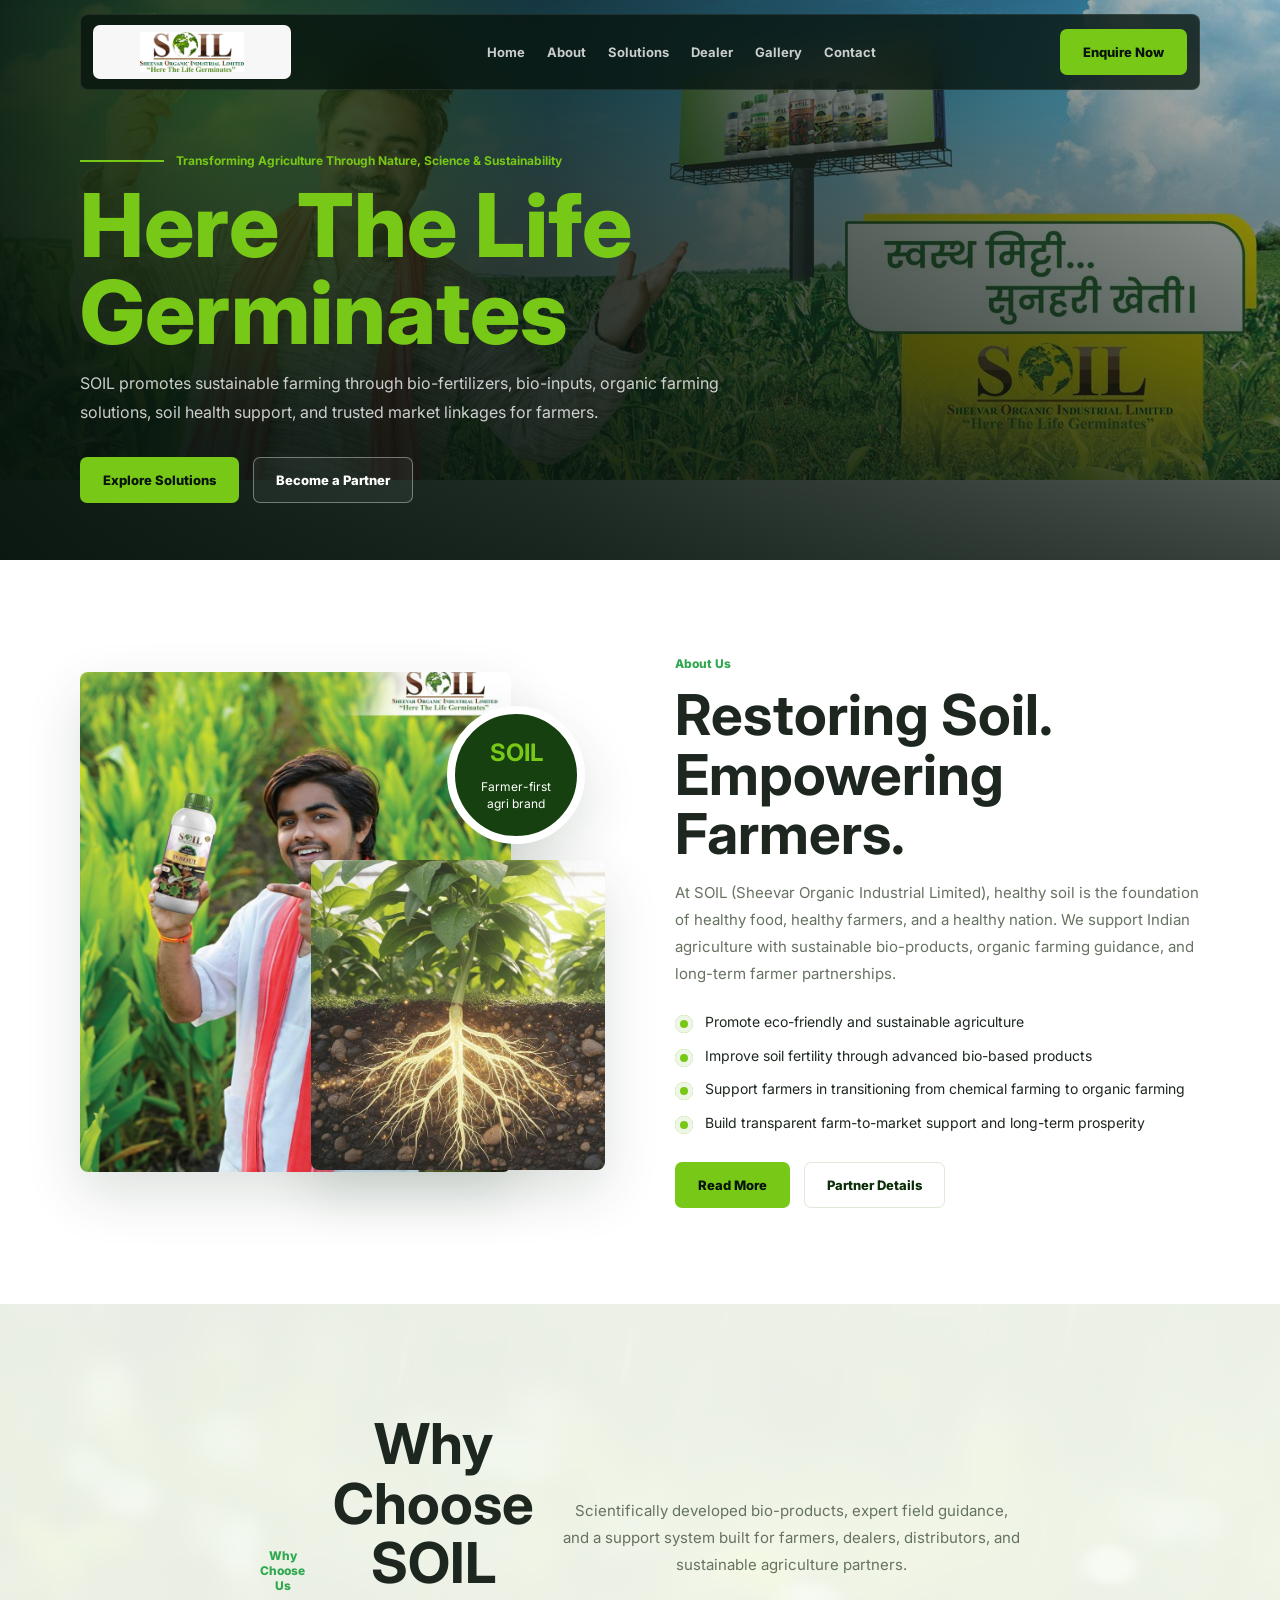
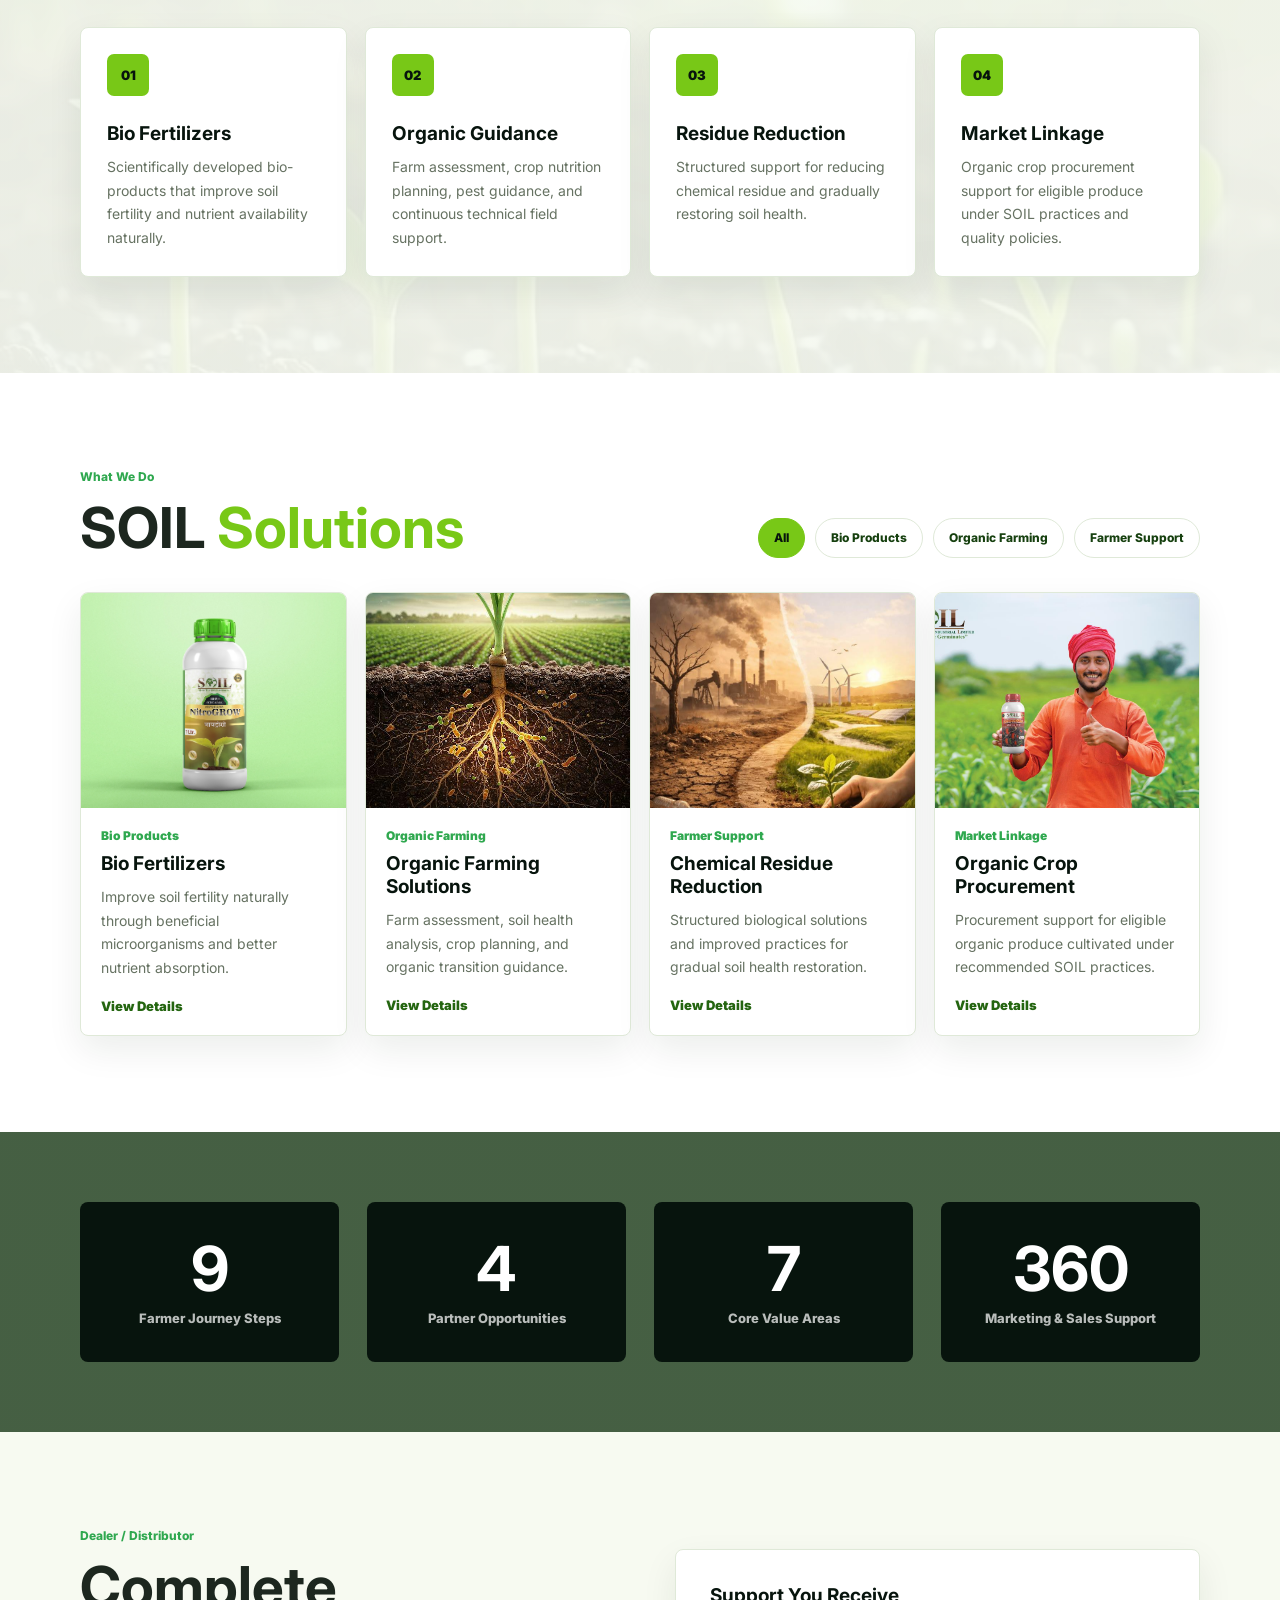
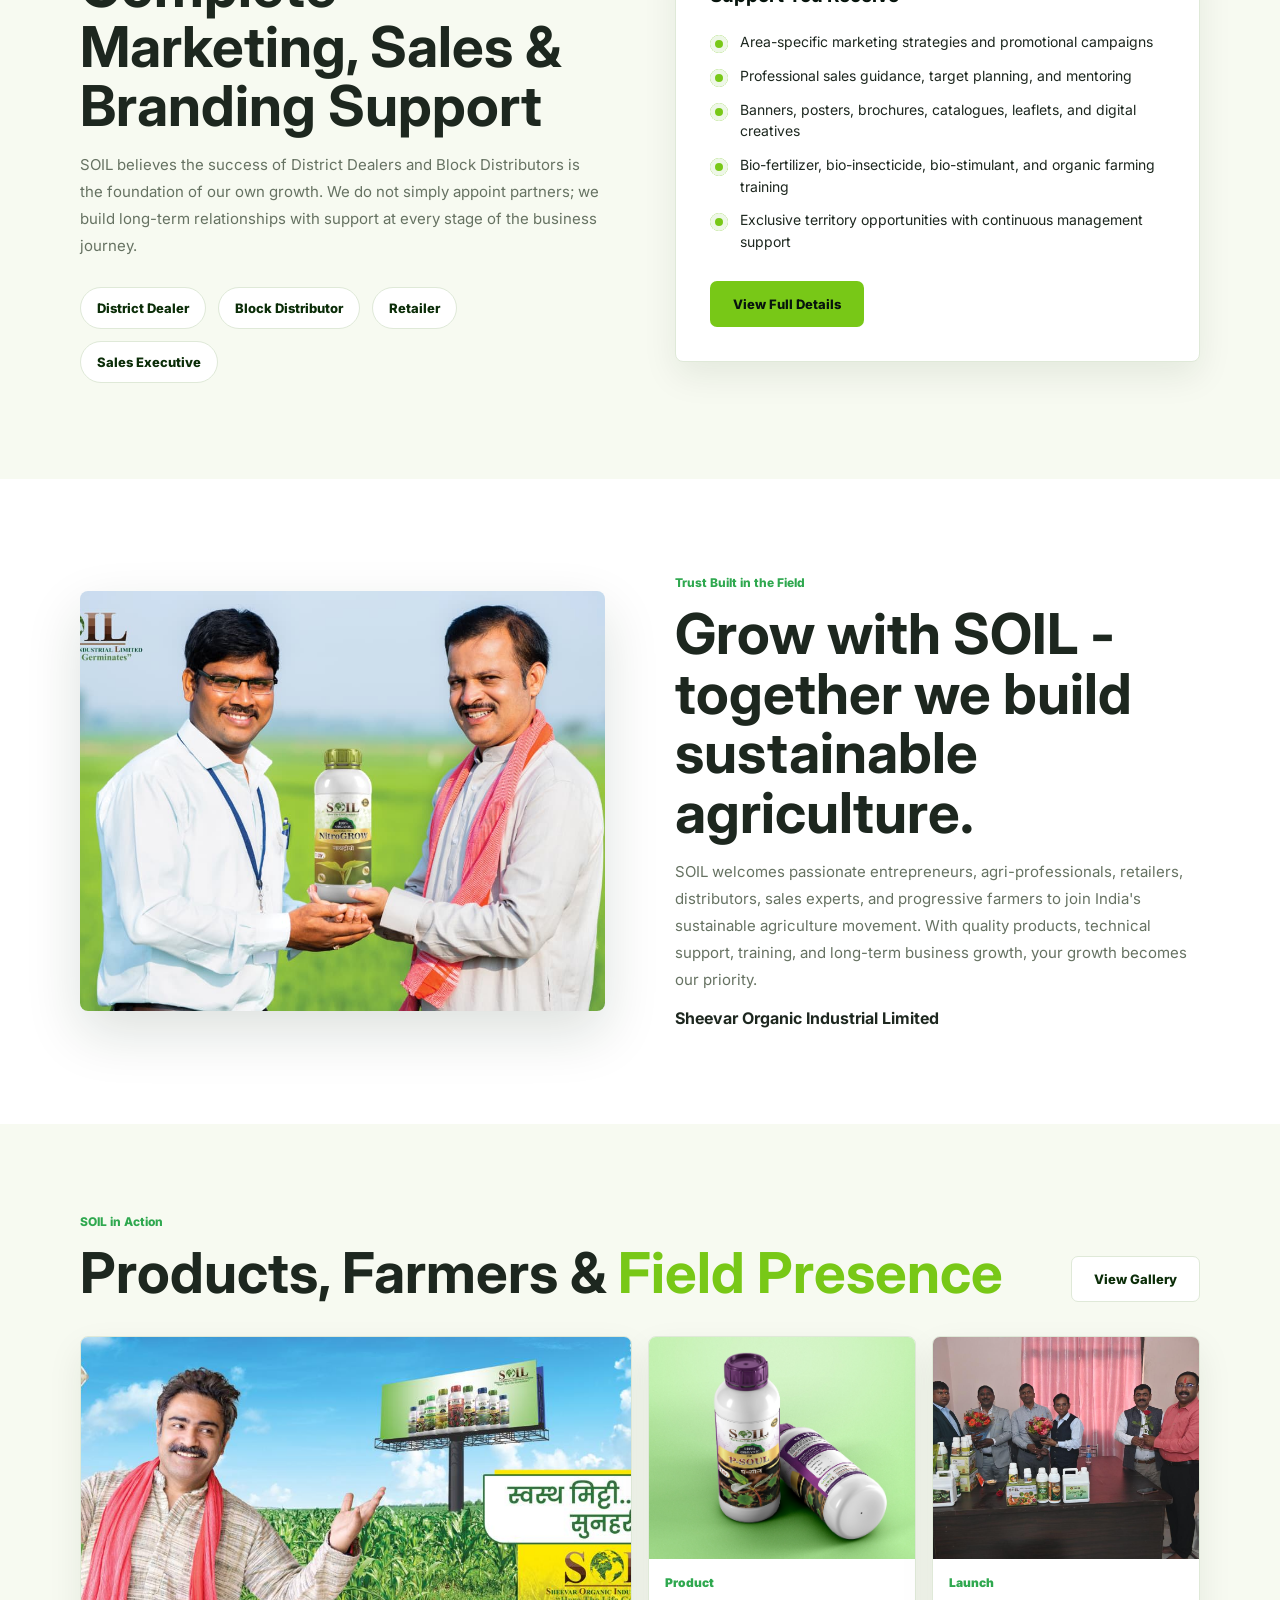
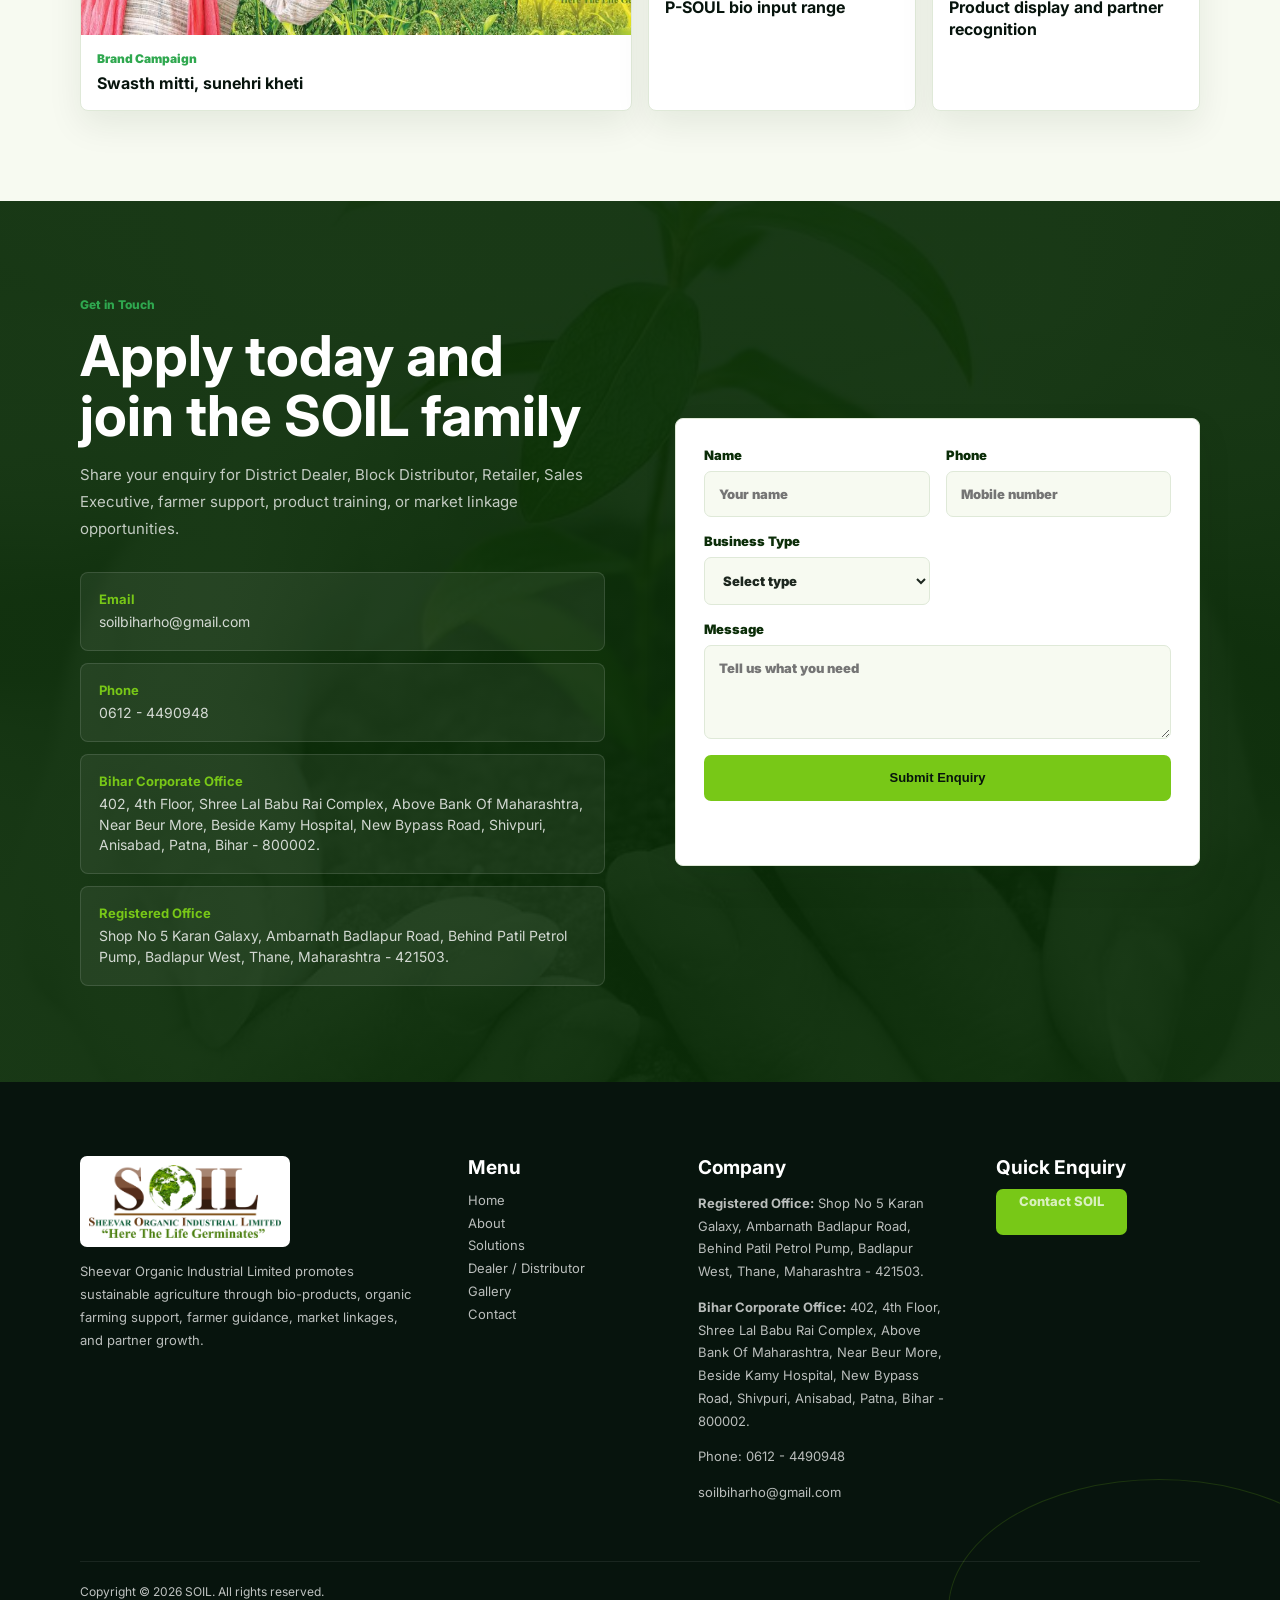
<file: index.html>
<!DOCTYPE html>
<html lang="en">
  <head>
    <meta charset="UTF-8" />
    <meta name="viewport" content="width=device-width, initial-scale=1.0" />
    <title>SOIL | Sheevar Organic Industrial Limited</title>
    <meta
      name="description"
      content="SOIL by Sheevar Organic Industrial Limited promotes sustainable agriculture through bio-fertilizers, bio-inputs, organic farming solutions, farmer support, and dealer distributor growth."
    />
    <meta
      name="keywords"
      content="SOIL organic products, Sheevar Organic Industrial Limited, Organic farming products, Agriculture products Bihar, Farmer products Patna"
    />
    <meta property="og:title" content="SOIL | Here The Life Germinates" />
    <meta
      property="og:description"
      content="Organic solutions for better farming, stronger soil, and trusted agri distribution."
    />
    <meta property="og:type" content="website" />
    <link rel="icon" href="assets/soil-logo-mark.png" />
    <link rel="preconnect" href="https://fonts.googleapis.com" />
    <link rel="preconnect" href="https://fonts.gstatic.com" crossorigin />
    <link
      href="https://fonts.googleapis.com/css2?family=Inter:wght@500;600;700;800&family=Playfair+Display:wght@700;800&display=swap"
      rel="stylesheet"
    />
    <link rel="stylesheet" href="styles.css?v=7" />
  </head>
  <body>
    <header class="site-header" data-header>
      <a class="brand" href="index.html" aria-label="SOIL home">
        <span class="brand-logo">
          <img src="assets/soil-logo-web.png" alt="SOIL - Sheevar Organic Industrial Limited" />
        </span>
      </a>

      <button class="nav-toggle" type="button" aria-label="Open menu" aria-expanded="false" data-nav-toggle>
        <span></span>
        <span></span>
        <span></span>
      </button>

      <nav class="site-nav" data-nav>
        <a href="index.html">Home</a>
        <a href="about.html">About</a>
        <a href="solutions.html">Solutions</a>
        <a href="dealer-distributor.html">Dealer</a>
        <a href="gallery.html">Gallery</a><a href="contact.html">Contact</a>
      </nav>

      <a class="header-cta" href="contact.html">Enquire Now</a>
    </header>

    <main>
      <section class="hero" id="home">
        <div class="hero-bg" role="img" aria-label="Organic farming field" data-cms-bg="home.hero.image"></div>
        <div class="hero-overlay"></div>
        <div class="container hero-grid">
          <div class="hero-copy">
            <div class="eyebrow">
              <span></span>
              <strong data-cms-text="home.hero.eyebrow">Transforming Agriculture Through Nature, Science & Sustainability</strong>
            </div>
            <h1><span data-cms-text="home.hero.title">Here The Life</span> <span data-cms-text="home.hero.accent">Germinates</span></h1>
            <p data-cms-text="home.hero.body">
              SOIL promotes sustainable farming through bio-fertilizers, bio-inputs,
              organic farming solutions, soil health support, and trusted market linkages for farmers.
            </p>
            <div class="hero-actions">
              <a class="btn btn-primary" href="solutions.html" data-cms-text="home.hero.primaryButton">Explore Solutions</a>
              <a class="btn btn-secondary" href="dealer-distributor.html" data-cms-text="home.hero.secondaryButton">Become a Partner</a>
            </div>
          </div>
        </div>
      </section>

      <section class="intro-section" id="about">
        <div class="container split">
          <div class="image-stack">
            <img
              class="main-photo"
              src="assets/media/farmer-p-soul-field.jpeg"
              data-cms-src="home.about.image"
              alt="Farmer holding SOIL P-SOUL product in a crop field"
            />
            <div class="experience-badge">
              <strong>SOIL</strong>
              <span>Farmer-first agri brand</span>
            </div>
          </div>

          <div class="section-copy">
            <div class="mini-label" data-cms-text="home.about.label">About Us</div>
            <h2 data-cms-text="home.about.title">Restoring Soil. Empowering Farmers.</h2>
            <p data-cms-text="home.about.body">
              At SOIL (Sheevar Organic Industrial Limited), healthy soil is the foundation of
              healthy food, healthy farmers, and a healthy nation. We support Indian agriculture
              with sustainable bio-products, organic farming guidance, and long-term farmer partnerships.
            </p>
            <ul class="check-list">
              <li>Promote eco-friendly and sustainable agriculture</li>
              <li>Improve soil fertility through advanced bio-based products</li>
              <li>Support farmers in transitioning from chemical farming to organic farming</li>
              <li>Build transparent farm-to-market support and long-term prosperity</li>
            </ul>
            <div class="inline-actions">
              <a class="btn btn-primary" href="about.html">Read More</a>
              <a class="btn btn-ghost" href="dealer-distributor.html">Partner Details</a>
            </div>
          </div>
        </div>
      </section>

      <section class="services-section">
        <div class="container">
          <div class="section-heading centered">
            <div class="mini-label" data-cms-text="home.why.label">Why Choose Us</div>
            <h2 data-cms-text="home.why.title">Why Choose SOIL</h2>
            <p data-cms-text="home.why.body">
              Scientifically developed bio-products, expert field guidance, and a support system
              built for farmers, dealers, distributors, and sustainable agriculture partners.
            </p>
          </div>

          <div class="value-grid">
            <article>
              <span class="value-icon">01</span>
              <h3>Bio Fertilizers</h3>
              <p>Scientifically developed bio-products that improve soil fertility and nutrient availability naturally.</p>
            </article>
            <article>
              <span class="value-icon">02</span>
              <h3>Organic Guidance</h3>
              <p>Farm assessment, crop nutrition planning, pest guidance, and continuous technical field support.</p>
            </article>
            <article>
              <span class="value-icon">03</span>
              <h3>Residue Reduction</h3>
              <p>Structured support for reducing chemical residue and gradually restoring soil health.</p>
            </article>
            <article>
              <span class="value-icon">04</span>
              <h3>Market Linkage</h3>
              <p>Organic crop procurement support for eligible produce under SOIL practices and quality policies.</p>
            </article>
          </div>
        </div>
      </section>

      <section class="products-section" id="products">
        <div class="container">
          <div class="section-heading">
            <div>
              <div class="mini-label">What We Do</div>
              <h2>SOIL <span>Solutions</span></h2>
            </div>
            <div class="product-filters" aria-label="Product filters">
              <button class="active" type="button" data-filter="all">All</button>
              <button type="button" data-filter="bio">Bio Products</button>
              <button type="button" data-filter="organic">Organic Farming</button>
              <button type="button" data-filter="support">Farmer Support</button>
            </div>
          </div>

          <div class="product-grid">
            <article class="product-card" data-category="bio">
              <img
                src="assets/media/product-nitrogrow-front.jpeg"
                alt="SOIL NitroGROW bio fertilizer bottle"
              />
              <div>
                <span>Bio Products</span>
                <h3>Bio Fertilizers</h3>
                <p>Improve soil fertility naturally through beneficial microorganisms and better nutrient absorption.</p>
                <a href="product-detail.html?product=bio-fertilizers">View Details</a>
              </div>
            </article>
            <article class="product-card" data-category="organic">
              <img
                src="assets/media/soil-root-microbes.jpeg"
                alt="Healthy plant roots and soil microbes"
              />
              <div>
                <span>Organic Farming</span>
                <h3>Organic Farming Solutions</h3>
                <p>Farm assessment, soil health analysis, crop planning, and organic transition guidance.</p>
                <a href="product-detail.html?product=organic-farming-solutions">View Details</a>
              </div>
            </article>
            <article class="product-card" data-category="support">
              <img
                src="assets/media/sustainability-contrast.jpeg"
                alt="Chemical residue reduction and green agriculture transition"
              />
              <div>
                <span>Farmer Support</span>
                <h3>Chemical Residue Reduction</h3>
                <p>Structured biological solutions and improved practices for gradual soil health restoration.</p>
                <a href="product-detail.html?product=chemical-residue-reduction">View Details</a>
              </div>
            </article>
            <article class="product-card" data-category="support">
              <img
                src="assets/media/farmer-growmix-field.jpeg"
                alt="Farmer holding SOIL product in green field"
              />
              <div>
                <span>Market Linkage</span>
                <h3>Organic Crop Procurement</h3>
                <p>Procurement support for eligible organic produce cultivated under recommended SOIL practices.</p>
                <a href="product-detail.html?product=organic-crop-procurement">View Details</a>
              </div>
            </article>
          </div>
        </div>
      </section>

      <section class="stats-strip" aria-label="Company numbers">
        <div class="container stats-grid">
          <div><strong>9</strong><span>Farmer Journey Steps</span></div>
          <div><strong>4</strong><span>Partner Opportunities</span></div>
          <div><strong>7</strong><span>Core Value Areas</span></div>
          <div><strong>360</strong><span>Marketing & Sales Support</span></div>
        </div>
      </section>

      <section class="dealer-section" id="dealer">
        <div class="container dealer-grid">
          <div class="section-copy">
            <div class="mini-label">Dealer / Distributor</div>
            <h2>Complete Marketing, Sales & Branding Support</h2>
            <p>
              SOIL believes the success of District Dealers and Block Distributors is the foundation
              of our own growth. We do not simply appoint partners; we build long-term relationships
              with support at every stage of the business journey.
            </p>
            <div class="partner-list">
              <span>District Dealer</span>
              <span>Block Distributor</span>
              <span>Retailer</span>
              <span>Sales Executive</span>
            </div>
          </div>

          <div class="benefit-panel">
            <h3>Support You Receive</h3>
            <ul class="check-list">
              <li>Area-specific marketing strategies and promotional campaigns</li>
              <li>Professional sales guidance, target planning, and mentoring</li>
              <li>Banners, posters, brochures, catalogues, leaflets, and digital creatives</li>
              <li>Bio-fertilizer, bio-insecticide, bio-stimulant, and organic farming training</li>
              <li>Exclusive territory opportunities with continuous management support</li>
            </ul>
            <a class="btn btn-primary" href="dealer-distributor.html">View Full Details</a>
          </div>
        </div>
      </section>

      <section class="testimonial-section">
        <div class="container testimonial-grid">
          <img
            src="assets/media/product-nitrogrow-farmer.jpeg"
            alt="SOIL product presented in agriculture field"
          />
          <div>
            <div class="mini-label">Trust Built in the Field</div>
            <h2>Grow with SOIL - together we build sustainable agriculture.</h2>
            <p>
              SOIL welcomes passionate entrepreneurs, agri-professionals, retailers, distributors,
              sales experts, and progressive farmers to join India's sustainable agriculture movement.
              With quality products, technical support, training, and long-term business growth, your
              growth becomes our priority.
            </p>
            <strong>Sheevar Organic Industrial Limited</strong>
          </div>
        </div>
      </section>

      <section class="media-band">
        <div class="container">
          <div class="section-heading">
            <div>
              <div class="mini-label">SOIL in Action</div>
              <h2>Products, Farmers & <span>Field Presence</span></h2>
            </div>
            <a class="btn btn-ghost" href="gallery.html">View Gallery</a>
          </div>
          <div class="media-grid">
            <article class="media-card wide">
              <img src="assets/media/hero-billboard-farmer.jpeg" alt="SOIL farmer billboard creative" />
              <div><span>Brand Campaign</span><h3>Swasth mitti, sunehri kheti</h3></div>
            </article>
            <article class="media-card">
              <img src="assets/media/product-p-soul-pair.jpeg" alt="SOIL P-SOUL product bottles" />
              <div><span>Product</span><h3>P-SOUL bio input range</h3></div>
            </article>
            <article class="media-card">
              <img src="assets/media/event-products-bouquet.jpeg" alt="SOIL product display at event" />
              <div><span>Launch</span><h3>Product display and partner recognition</h3></div>
            </article>
          </div>
        </div>
      </section>

      <section class="contact-section" id="contact">
        <div class="container contact-grid">
          <div class="contact-copy">
            <div class="mini-label">Get in Touch</div>
            <h2>Apply today and join the SOIL family</h2>
            <p>
              Share your enquiry for District Dealer, Block Distributor, Retailer, Sales Executive,
              farmer support, product training, or market linkage opportunities.
            </p>

            <div class="contact-cards">
              <a href="mailto:soilbiharho@gmail.com">
                <strong>Email</strong>
                <span>soilbiharho@gmail.com</span>
              </a>
              <a href="tel:+916124490948">
                <strong>Phone</strong>
                <span>0612 - 4490948</span>
              </a>
              <a href="https://maps.google.com/?q=402%2C%204th%20Floor%2C%20Shree%20Lal%20Babu%20Rai%20Complex%2C%20New%20Bypass%20Road%2C%20Anisabad%2C%20Patna%2C%20Bihar%20800002" target="_blank" rel="noreferrer">
                <strong>Bihar Corporate Office</strong>
                <span>402, 4th Floor, Shree Lal Babu Rai Complex, Above Bank Of Maharashtra, Near Beur More, Beside Kamy Hospital, New Bypass Road, Shivpuri, Anisabad, Patna, Bihar - 800002.</span>
              </a>
              <a href="https://maps.google.com/?q=Shop%20No%205%20Karan%20Galaxy%20Ambarnath%20Badlapur%20Road%20Behind%20Patil%20Petrol%20Pump%20Badlapur%20West%20Thane%20Maharashtra%20421503" target="_blank" rel="noreferrer">
                <strong>Registered Office</strong>
                <span>Shop No 5 Karan Galaxy, Ambarnath Badlapur Road, Behind Patil Petrol Pump, Badlapur West, Thane, Maharashtra - 421503.</span>
              </a>
            </div>
          </div>

          <form class="enquiry-form" data-form>
            <label>
              Name
              <input type="text" name="name" placeholder="Your name" required />
            </label>
            <label>
              Phone
              <input type="tel" name="phone" placeholder="Mobile number" required />
            </label>
            <label>
              Business Type
              <select name="business" required>
                <option value="">Select type</option>
                <option>Farmer</option>
                <option>Retailer</option>
                <option>District Dealer</option>
                <option>Block Distributor</option>
                <option>Sales Executive</option>
                <option>Business Partner</option>
              </select>
            </label>
            <label class="full">
              Message
              <textarea name="message" rows="4" placeholder="Tell us what you need"></textarea>
            </label>
            <input class="company-field" type="text" name="company" tabindex="-1" autocomplete="off" />
            <button class="btn btn-primary" type="submit">Submit Enquiry</button>
            <p class="form-note" data-form-note></p>
          </form>
        </div>
      </section>
    </main>

    <footer class="site-footer">
      <div class="container footer-grid">
        <div>
          <img src="assets/soil-logo-web.png" alt="SOIL logo" />
          <p>
            Sheevar Organic Industrial Limited promotes sustainable agriculture through bio-products,
            organic farming support, farmer guidance, market linkages, and partner growth.
          </p>
        </div>
        <div>
          <h3>Menu</h3>
          <a href="index.html">Home</a>
          <a href="about.html">About</a>
          <a href="solutions.html">Solutions</a>
          <a href="dealer-distributor.html">Dealer / Distributor</a>
          <a href="gallery.html">Gallery</a><a href="contact.html">Contact</a>
        </div>
        <div>
          <h3>Company</h3><p><strong>Registered Office:</strong> Shop No 5 Karan Galaxy, Ambarnath Badlapur Road, Behind Patil Petrol Pump, Badlapur West, Thane, Maharashtra - 421503.</p><p><strong>Bihar Corporate Office:</strong> 402, 4th Floor, Shree Lal Babu Rai Complex, Above Bank Of Maharashtra, Near Beur More, Beside Kamy Hospital, New Bypass Road, Shivpuri, Anisabad, Patna, Bihar - 800002.</p><p>Phone: 0612 - 4490948</p><p>soilbiharho@gmail.com</p>
        </div>
        <div>
          <h3>Quick Enquiry</h3>
          <a class="footer-button" href="contact.html">Contact SOIL</a>
        </div>
      </div>
      <div class="footer-bottom">
        <span>Copyright © 2026 SOIL. All rights reserved.</span>
      </div>
    </footer>

    <script src="script.js?v=7"></script>
    <script src="cms-content.js?v=1"></script>
  </body>
</html>
</file>
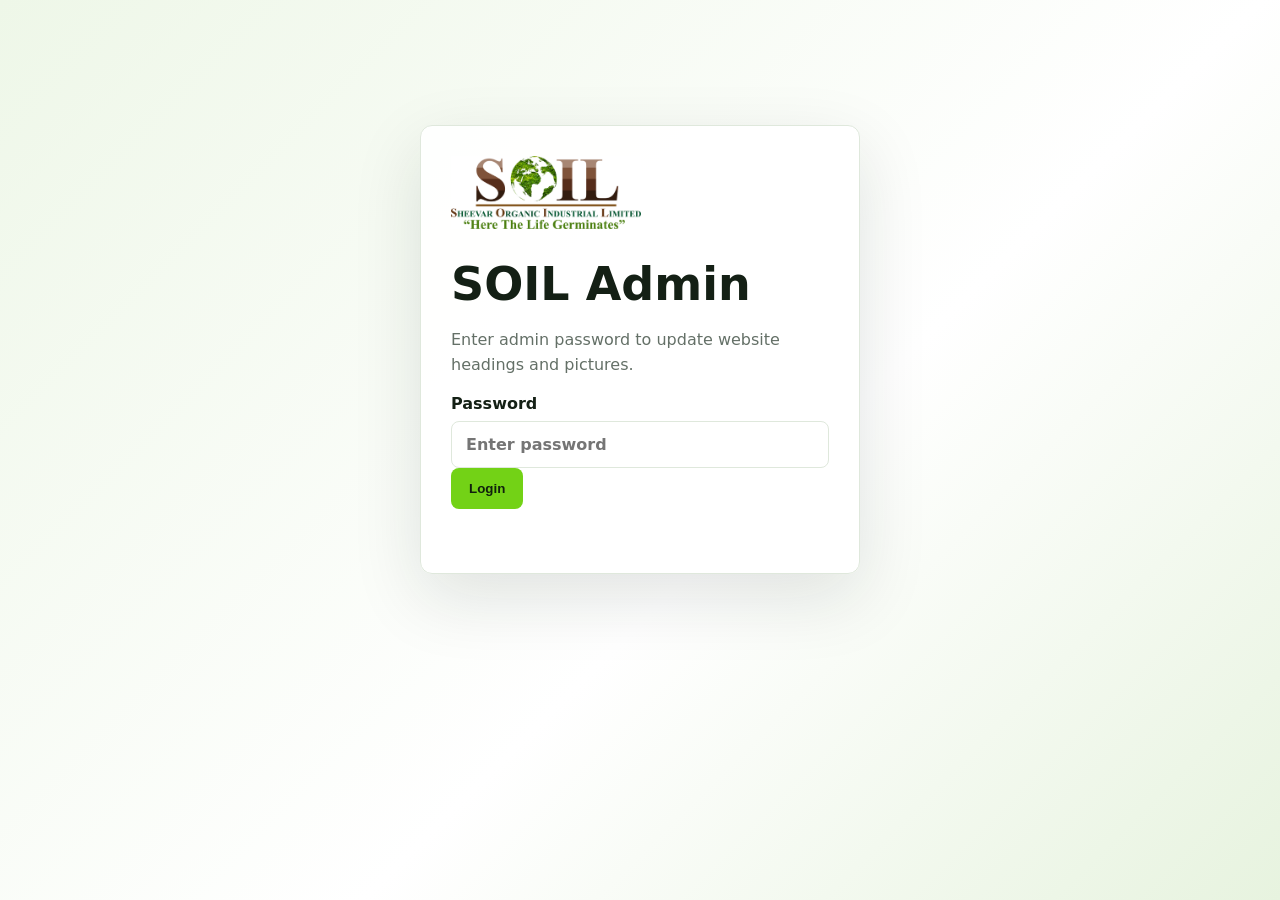
<file: admin/index.html>
<!doctype html>
<html lang="en">
  <head>
    <meta charset="utf-8" />
    <meta name="viewport" content="width=device-width, initial-scale=1" />
    <title>SOIL Admin</title>
    <link rel="icon" href="../assets/soil-logo-mark.png" />
    <link rel="stylesheet" href="admin.css" />
  </head>
  <body>
    <main class="admin-shell">
      <section class="login-card" data-login-panel>
        <img src="../assets/soil-logo-web.png" alt="SOIL" />
        <h1>SOIL Admin</h1>
        <p>Enter admin password to update website headings and pictures.</p>
        <form data-login-form>
          <label>
            Password
            <input type="password" name="password" placeholder="Enter password" autocomplete="current-password" required />
          </label>
          <button type="submit">Login</button>
          <span class="status" data-login-status></span>
        </form>
      </section>

      <section class="editor" data-editor hidden>
        <header class="editor-header">
          <div>
            <img src="../assets/soil-logo-web.png" alt="SOIL" />
            <p>Website Content Editor</p>
          </div>
          <div class="editor-actions">
            <button type="button" class="ghost" data-refresh>Refresh</button>
            <button type="button" data-save>Save Changes</button>
          </div>
        </header>
        <p class="status editor-status" data-editor-status></p>
        <div class="form-grid" data-fields></div>
      </section>
    </main>
    <script src="admin.js"></script>
  </body>
</html>
</file>
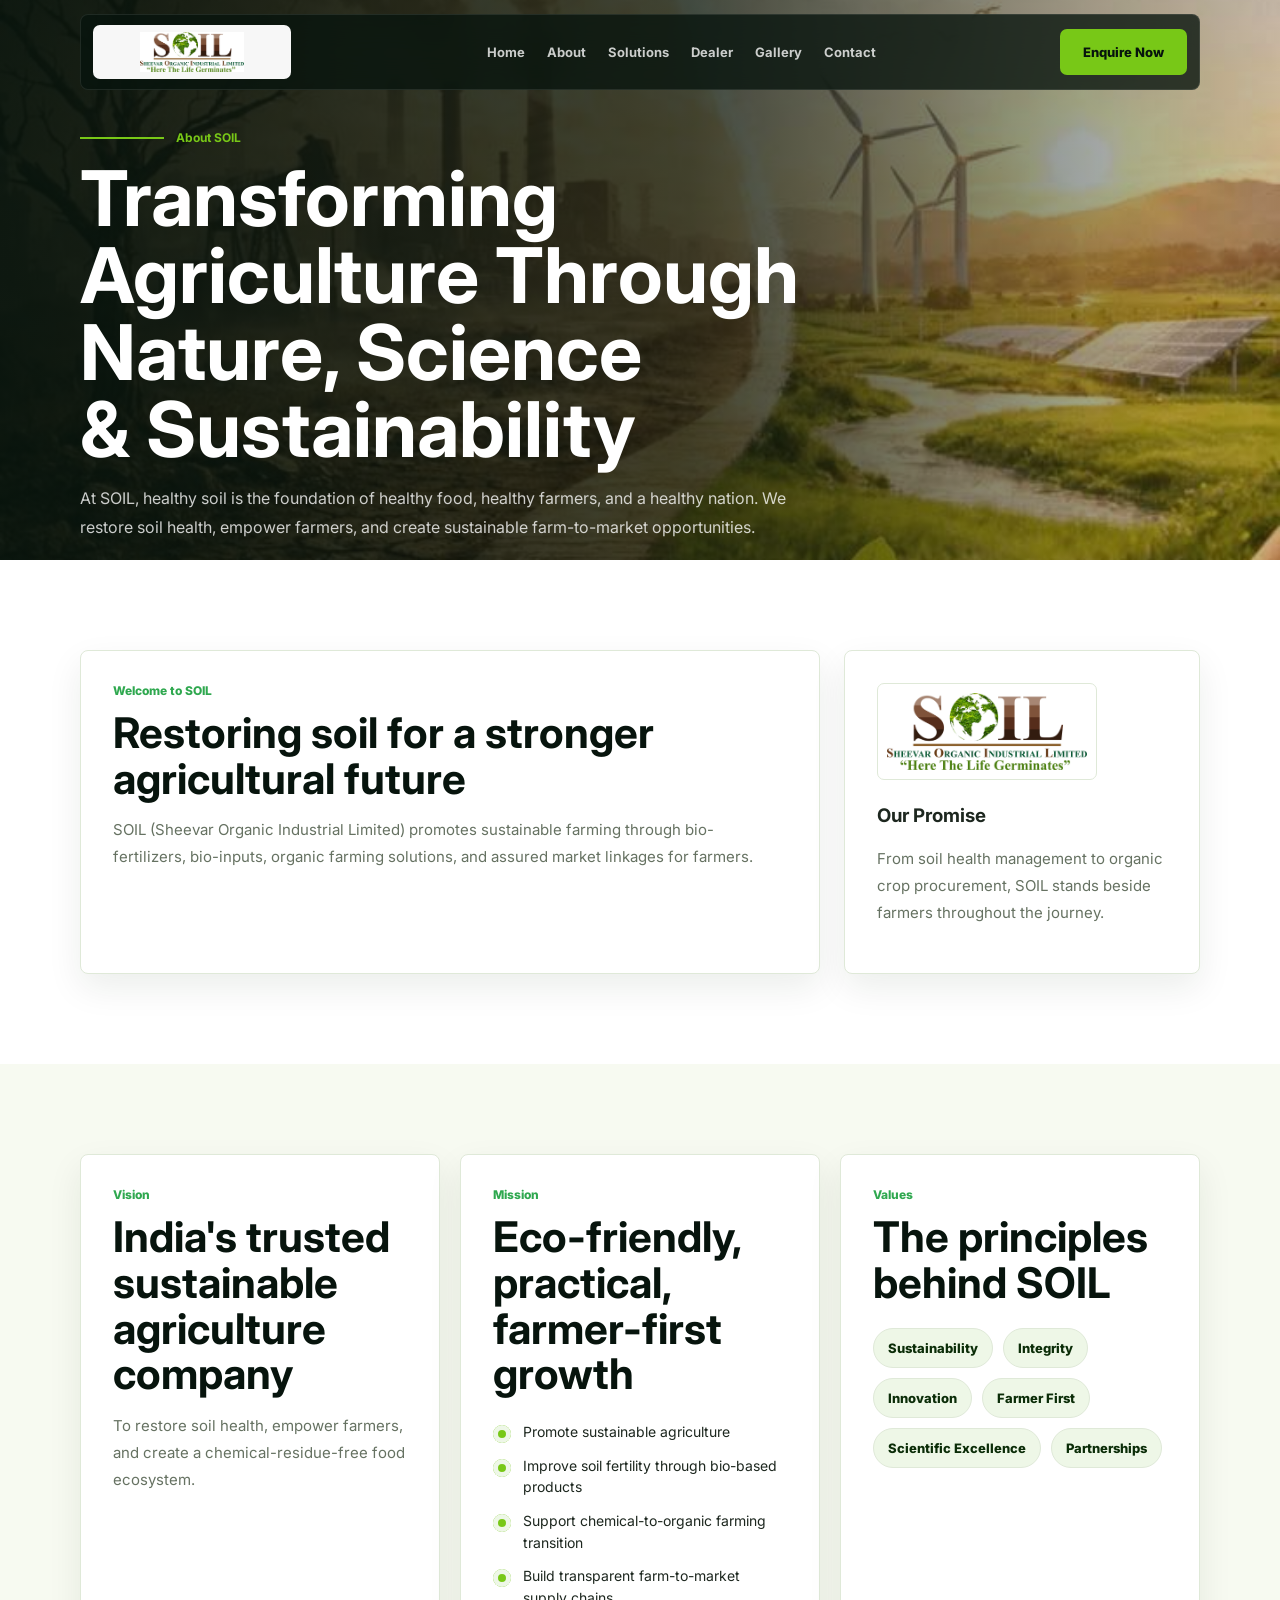
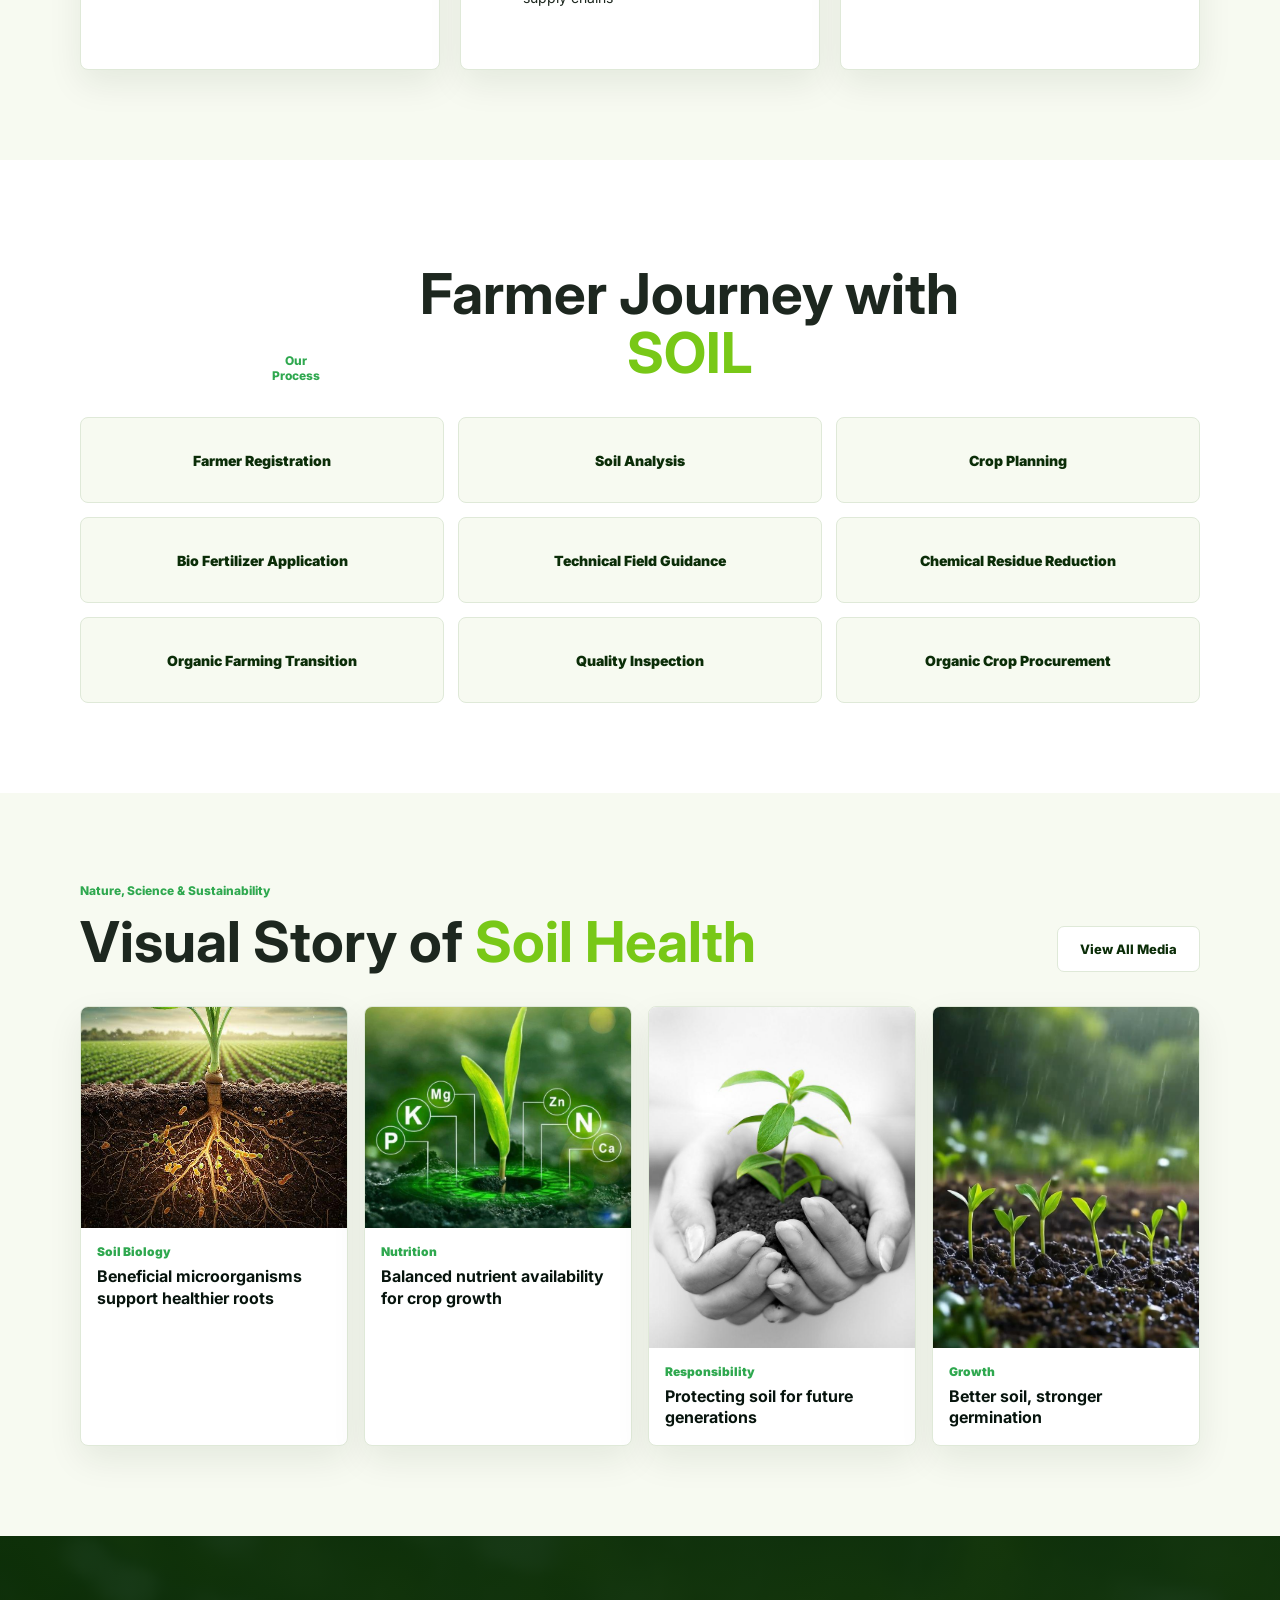
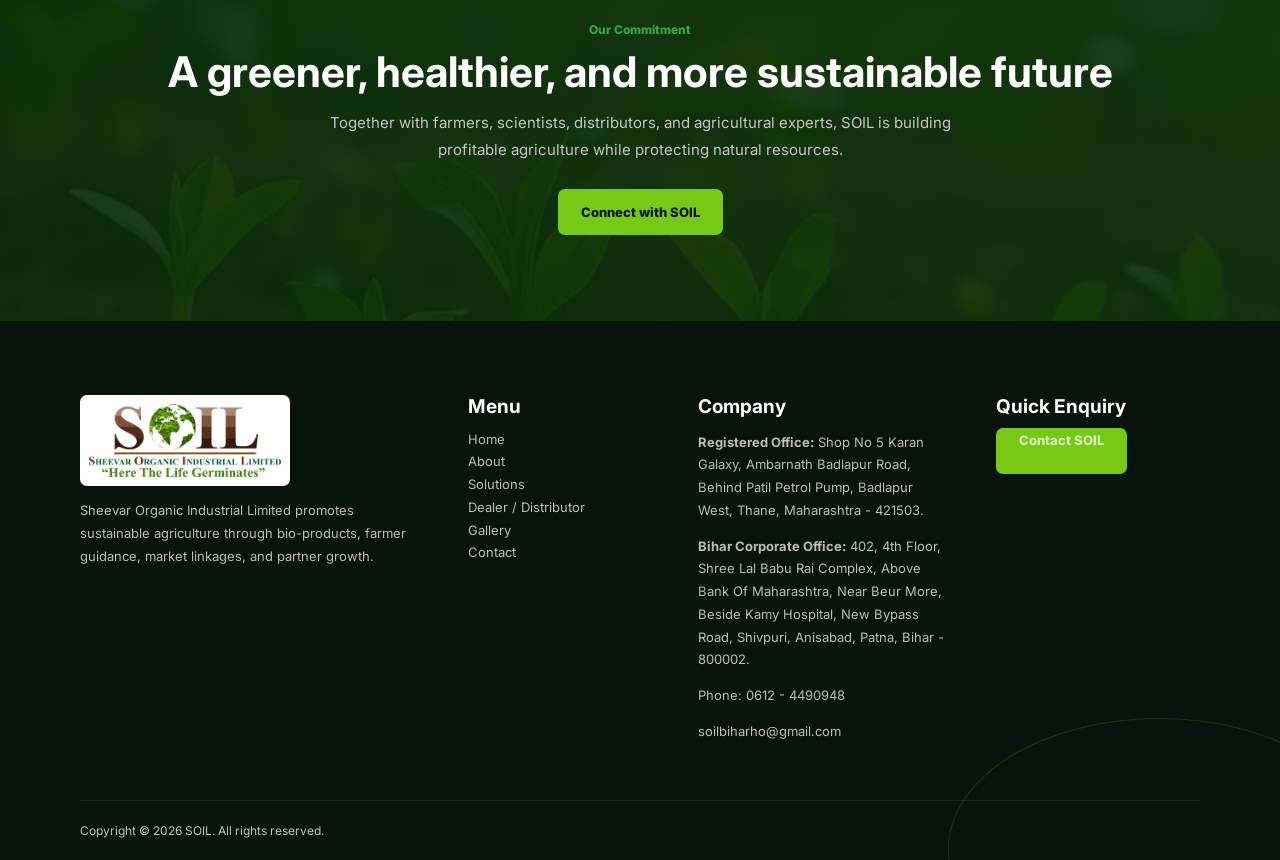
<file: about.html>
<!DOCTYPE html>
<html lang="en">
  <head>
    <meta charset="UTF-8" />
    <meta name="viewport" content="width=device-width, initial-scale=1.0" />
    <title>About SOIL | Sheevar Organic Industrial Limited</title>
    <meta
      name="description"
      content="Learn about SOIL's vision, mission, values, sustainable agriculture process, farmer benefits, and commitment to soil health."
    />
    <link rel="icon" href="assets/soil-logo-mark.png" />
    <link rel="preconnect" href="https://fonts.googleapis.com" />
    <link rel="preconnect" href="https://fonts.gstatic.com" crossorigin />
    <link
      href="https://fonts.googleapis.com/css2?family=Inter:wght@500;600;700;800&family=Playfair+Display:wght@700;800&display=swap"
      rel="stylesheet"
    />
    <link rel="stylesheet" href="styles.css?v=7" />
  </head>
  <body>
    <header class="site-header" data-header>
      <a class="brand" href="index.html" aria-label="SOIL home">
        <span class="brand-logo">
          <img src="assets/soil-logo-web.png" alt="SOIL - Sheevar Organic Industrial Limited" />
        </span>
      </a>
      <button class="nav-toggle" type="button" aria-label="Open menu" aria-expanded="false" data-nav-toggle>
        <span></span><span></span><span></span>
      </button>
      <nav class="site-nav" data-nav>
        <a href="index.html">Home</a>
        <a href="about.html">About</a>
        <a href="solutions.html">Solutions</a>
        <a href="dealer-distributor.html">Dealer</a>
        <a href="gallery.html">Gallery</a><a href="contact.html">Contact</a>
      </nav>
      <a class="header-cta" href="contact.html">Enquire Now</a>
    </header>

    <main>
      <section class="page-hero">
        <div class="detail-bg" data-cms-bg="about.hero.image"></div>
        <div class="container page-hero-inner">
          <div class="eyebrow"><span></span><strong data-cms-text="about.hero.eyebrow">About SOIL</strong></div>
          <h1 data-cms-text="about.hero.title">Transforming Agriculture Through Nature, Science & Sustainability</h1>
          <p data-cms-text="about.hero.body">
            At SOIL, healthy soil is the foundation of healthy food, healthy farmers, and a healthy nation.
            We restore soil health, empower farmers, and create sustainable farm-to-market opportunities.
          </p>
        </div>
      </section>

      <section class="detail-section">
        <div class="container detail-layout">
          <article class="detail-panel">
            <div class="mini-label" data-cms-text="about.intro.label">Welcome to SOIL</div>
            <h2 data-cms-text="about.intro.title">Restoring soil for a stronger agricultural future</h2>
            <p data-cms-text="about.intro.body">
              SOIL (Sheevar Organic Industrial Limited) promotes sustainable farming through bio-fertilizers,
              bio-inputs, organic farming solutions, and assured market linkages for farmers. Our mission is
              to reduce dependence on harmful chemical fertilizers and pesticides while improving soil fertility,
              crop productivity, and farmer income.
            </p>
          </article>
          <aside class="detail-panel detail-side">
            <img src="assets/soil-logo-web.png" alt="SOIL logo" />
            <h3>Our Promise</h3>
            <p>From soil health management to organic crop procurement, SOIL stands beside farmers throughout the journey.</p>
          </aside>
        </div>
      </section>

      <section class="detail-section soft">
        <div class="container detail-three">
          <article class="detail-panel">
            <div class="mini-label">Vision</div>
            <h2>India's trusted sustainable agriculture company</h2>
            <p>To restore soil health, empower farmers, and create a chemical-residue-free food ecosystem.</p>
          </article>
          <article class="detail-panel">
            <div class="mini-label">Mission</div>
            <h2>Eco-friendly, practical, farmer-first growth</h2>
            <ul class="check-list">
              <li>Promote sustainable agriculture</li>
              <li>Improve soil fertility through bio-based products</li>
              <li>Support chemical-to-organic farming transition</li>
              <li>Build transparent farm-to-market supply chains</li>
            </ul>
          </article>
          <article class="detail-panel">
            <div class="mini-label">Values</div>
            <h2>The principles behind SOIL</h2>
            <div class="crop-tags">
              <span>Sustainability</span><span>Integrity</span><span>Innovation</span>
              <span>Farmer First</span><span>Scientific Excellence</span><span>Partnerships</span>
            </div>
          </article>
        </div>
      </section>

      <section class="detail-section">
        <div class="container">
          <div class="section-heading centered">
            <div class="mini-label">Our Process</div>
            <h2>Farmer Journey with <span>SOIL</span></h2>
          </div>
          <div class="process-grid">
            <div>Farmer Registration</div><div>Soil Analysis</div><div>Crop Planning</div>
            <div>Bio Fertilizer Application</div><div>Technical Field Guidance</div><div>Chemical Residue Reduction</div>
            <div>Organic Farming Transition</div><div>Quality Inspection</div><div>Organic Crop Procurement</div>
          </div>
        </div>
      </section>

      <section class="media-band">
        <div class="container">
          <div class="section-heading">
            <div>
              <div class="mini-label">Nature, Science & Sustainability</div>
              <h2>Visual Story of <span>Soil Health</span></h2>
            </div>
            <a class="btn btn-ghost" href="gallery.html">View All Media</a>
          </div>
          <div class="media-grid">
            <article class="media-card">
              <img src="assets/media/soil-root-microbes.jpeg" alt="Plant root system with soil microbes" />
              <div><span>Soil Biology</span><h3>Beneficial microorganisms support healthier roots</h3></div>
            </article>
            <article class="media-card">
              <img src="assets/media/plant-nutrients.jpeg" alt="Plant nutrients visualization" />
              <div><span>Nutrition</span><h3>Balanced nutrient availability for crop growth</h3></div>
            </article>
            <article class="media-card tall">
              <img src="assets/media/hands-sapling.jpeg" alt="Sapling held in hands" />
              <div><span>Responsibility</span><h3>Protecting soil for future generations</h3></div>
            </article>
            <article class="media-card tall">
              <img src="assets/media/rain-seedlings.jpeg" alt="Young seedlings growing in rain" />
              <div><span>Growth</span><h3>Better soil, stronger germination</h3></div>
            </article>
          </div>
        </div>
      </section>

      <section class="detail-cta">
        <div class="container">
          <div class="mini-label">Our Commitment</div>
          <h2>A greener, healthier, and more sustainable future</h2>
          <p>Together with farmers, scientists, distributors, and agricultural experts, SOIL is building profitable agriculture while protecting natural resources.</p>
          <a class="btn btn-primary" href="contact.html">Connect with SOIL</a>
        </div>
      </section>
    </main>

    <footer class="site-footer">
      <div class="container footer-grid">
        <div><img src="assets/soil-logo-web.png" alt="SOIL logo" /><p>Sheevar Organic Industrial Limited promotes sustainable agriculture through bio-products, farmer guidance, market linkages, and partner growth.</p></div>
        <div><h3>Menu</h3><a href="index.html">Home</a><a href="about.html">About</a><a href="solutions.html">Solutions</a><a href="dealer-distributor.html">Dealer / Distributor</a><a href="gallery.html">Gallery</a><a href="contact.html">Contact</a></div>
        <div><h3>Company</h3><p><strong>Registered Office:</strong> Shop No 5 Karan Galaxy, Ambarnath Badlapur Road, Behind Patil Petrol Pump, Badlapur West, Thane, Maharashtra - 421503.</p><p><strong>Bihar Corporate Office:</strong> 402, 4th Floor, Shree Lal Babu Rai Complex, Above Bank Of Maharashtra, Near Beur More, Beside Kamy Hospital, New Bypass Road, Shivpuri, Anisabad, Patna, Bihar - 800002.</p><p>Phone: 0612 - 4490948</p><p>soilbiharho@gmail.com</p></div>
        <div><h3>Quick Enquiry</h3><a class="footer-button" href="contact.html">Contact SOIL</a></div>
      </div>
      <div class="footer-bottom"><span>Copyright © 2026 SOIL. All rights reserved.</span></div>
    </footer>
    <script src="script.js?v=7"></script>
    <script src="cms-content.js?v=1"></script>
  </body>
</html>
</file>
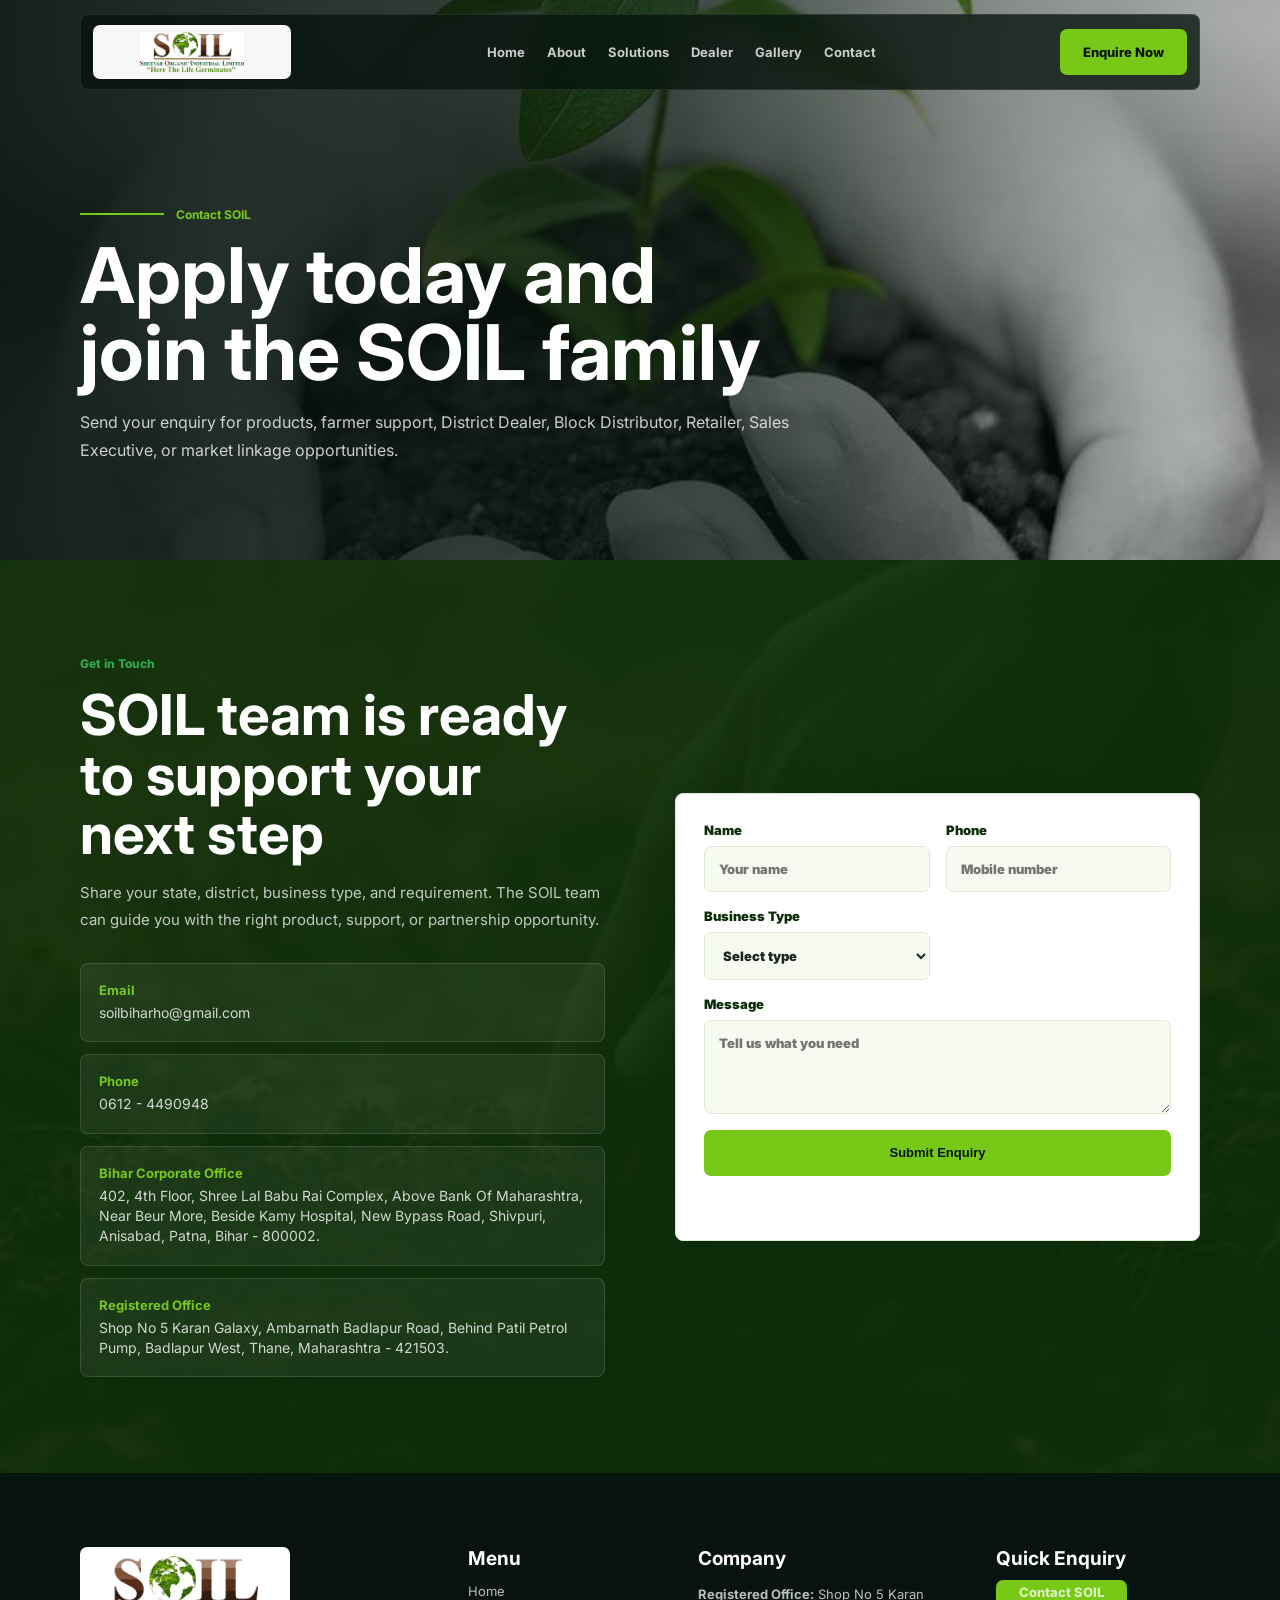
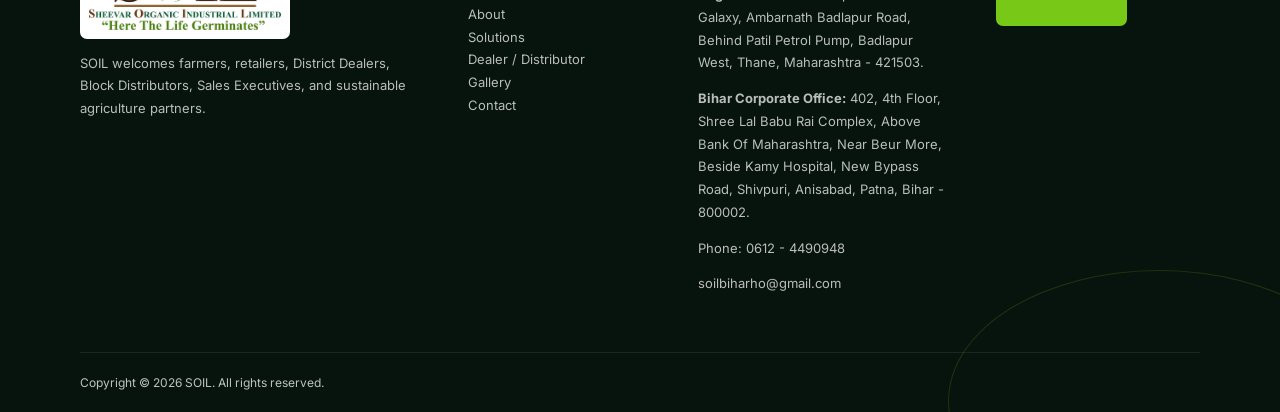
<file: contact.html>
<!DOCTYPE html>
<html lang="en">
  <head>
    <meta charset="UTF-8" />
    <meta name="viewport" content="width=device-width, initial-scale=1.0" />
    <title>Contact SOIL | Enquiry & Partnership</title>
    <meta name="description" content="Contact SOIL for bio-products, farmer support, dealership, distribution, retailer, sales executive, and market linkage enquiries." />
    <link rel="icon" href="assets/soil-logo-mark.png" />
    <link rel="preconnect" href="https://fonts.googleapis.com" />
    <link rel="preconnect" href="https://fonts.gstatic.com" crossorigin />
    <link href="https://fonts.googleapis.com/css2?family=Inter:wght@500;600;700;800&family=Playfair+Display:wght@700;800&display=swap" rel="stylesheet" />
    <link rel="stylesheet" href="styles.css?v=7" />
  </head>
  <body>
    <header class="site-header" data-header>
      <a class="brand" href="index.html" aria-label="SOIL home"><span class="brand-logo"><img src="assets/soil-logo-web.png" alt="SOIL logo" /></span></a>
      <button class="nav-toggle" type="button" aria-label="Open menu" aria-expanded="false" data-nav-toggle><span></span><span></span><span></span></button>
      <nav class="site-nav" data-nav><a href="index.html">Home</a><a href="about.html">About</a><a href="solutions.html">Solutions</a><a href="dealer-distributor.html">Dealer</a><a href="gallery.html">Gallery</a><a href="contact.html">Contact</a></nav>
      <a class="header-cta" href="#enquiry">Enquire Now</a>
    </header>

    <main>
      <section class="page-hero">
        <div class="detail-bg" data-cms-bg="contact.hero.image"></div>
        <div class="container page-hero-inner">
          <div class="eyebrow"><span></span><strong data-cms-text="contact.hero.eyebrow">Contact SOIL</strong></div>
          <h1 data-cms-text="contact.hero.title">Apply today and join the SOIL family</h1>
          <p data-cms-text="contact.hero.body">Send your enquiry for products, farmer support, District Dealer, Block Distributor, Retailer, Sales Executive, or market linkage opportunities.</p>
        </div>
      </section>

      <section class="contact-section contact-page" id="enquiry">
        <div class="container contact-grid">
          <div class="contact-copy">
            <div class="mini-label" data-cms-text="contact.form.label">Get in Touch</div>
            <h2 data-cms-text="contact.form.title">SOIL team is ready to support your next step</h2>
            <p data-cms-text="contact.form.body">Share your state, district, business type, and requirement. The SOIL team can guide you with the right product, support, or partnership opportunity.</p>
            <div class="contact-cards">
              <a href="mailto:soilbiharho@gmail.com"><strong>Email</strong><span>soilbiharho@gmail.com</span></a>
              <a href="tel:+916124490948"><strong>Phone</strong><span>0612 - 4490948</span></a>
              <a href="https://maps.google.com/?q=402%2C%204th%20Floor%2C%20Shree%20Lal%20Babu%20Rai%20Complex%2C%20New%20Bypass%20Road%2C%20Anisabad%2C%20Patna%2C%20Bihar%20800002" target="_blank" rel="noreferrer"><strong>Bihar Corporate Office</strong><span>402, 4th Floor, Shree Lal Babu Rai Complex, Above Bank Of Maharashtra, Near Beur More, Beside Kamy Hospital, New Bypass Road, Shivpuri, Anisabad, Patna, Bihar - 800002.</span></a>
              <a href="https://maps.google.com/?q=Shop%20No%205%20Karan%20Galaxy%20Ambarnath%20Badlapur%20Road%20Behind%20Patil%20Petrol%20Pump%20Badlapur%20West%20Thane%20Maharashtra%20421503" target="_blank" rel="noreferrer"><strong>Registered Office</strong><span>Shop No 5 Karan Galaxy, Ambarnath Badlapur Road, Behind Patil Petrol Pump, Badlapur West, Thane, Maharashtra - 421503.</span></a>
            </div>
          </div>
          <form class="enquiry-form" data-form>
            <label>Name<input type="text" name="name" placeholder="Your name" required /></label>
            <label>Phone<input type="tel" name="phone" placeholder="Mobile number" required /></label>
            <label>Business Type<select name="business" required><option value="">Select type</option><option>Farmer</option><option>Retailer</option><option>District Dealer</option><option>Block Distributor</option><option>Sales Executive</option><option>Business Partner</option></select></label>
            <label class="full">Message<textarea name="message" rows="4" placeholder="Tell us what you need"></textarea></label>
            <input class="company-field" type="text" name="company" tabindex="-1" autocomplete="off" />
            <button class="btn btn-primary" type="submit">Submit Enquiry</button>
            <p class="form-note" data-form-note></p>
          </form>
        </div>
      </section>
    </main>

    <footer class="site-footer">
      <div class="container footer-grid">
        <div><img src="assets/soil-logo-web.png" alt="SOIL logo" /><p>SOIL welcomes farmers, retailers, District Dealers, Block Distributors, Sales Executives, and sustainable agriculture partners.</p></div>
        <div><h3>Menu</h3><a href="index.html">Home</a><a href="about.html">About</a><a href="solutions.html">Solutions</a><a href="dealer-distributor.html">Dealer / Distributor</a><a href="gallery.html">Gallery</a><a href="contact.html">Contact</a></div>
        <div><h3>Company</h3><p><strong>Registered Office:</strong> Shop No 5 Karan Galaxy, Ambarnath Badlapur Road, Behind Patil Petrol Pump, Badlapur West, Thane, Maharashtra - 421503.</p><p><strong>Bihar Corporate Office:</strong> 402, 4th Floor, Shree Lal Babu Rai Complex, Above Bank Of Maharashtra, Near Beur More, Beside Kamy Hospital, New Bypass Road, Shivpuri, Anisabad, Patna, Bihar - 800002.</p><p>Phone: 0612 - 4490948</p><p>soilbiharho@gmail.com</p></div>
        <div><h3>Quick Enquiry</h3><a class="footer-button" href="#enquiry">Contact SOIL</a></div>
      </div>
      <div class="footer-bottom"><span>Copyright © 2026 SOIL. All rights reserved.</span></div>
    </footer>
    <script src="script.js?v=7"></script>
    <script src="cms-content.js?v=1"></script>
  </body>
</html>
</file>
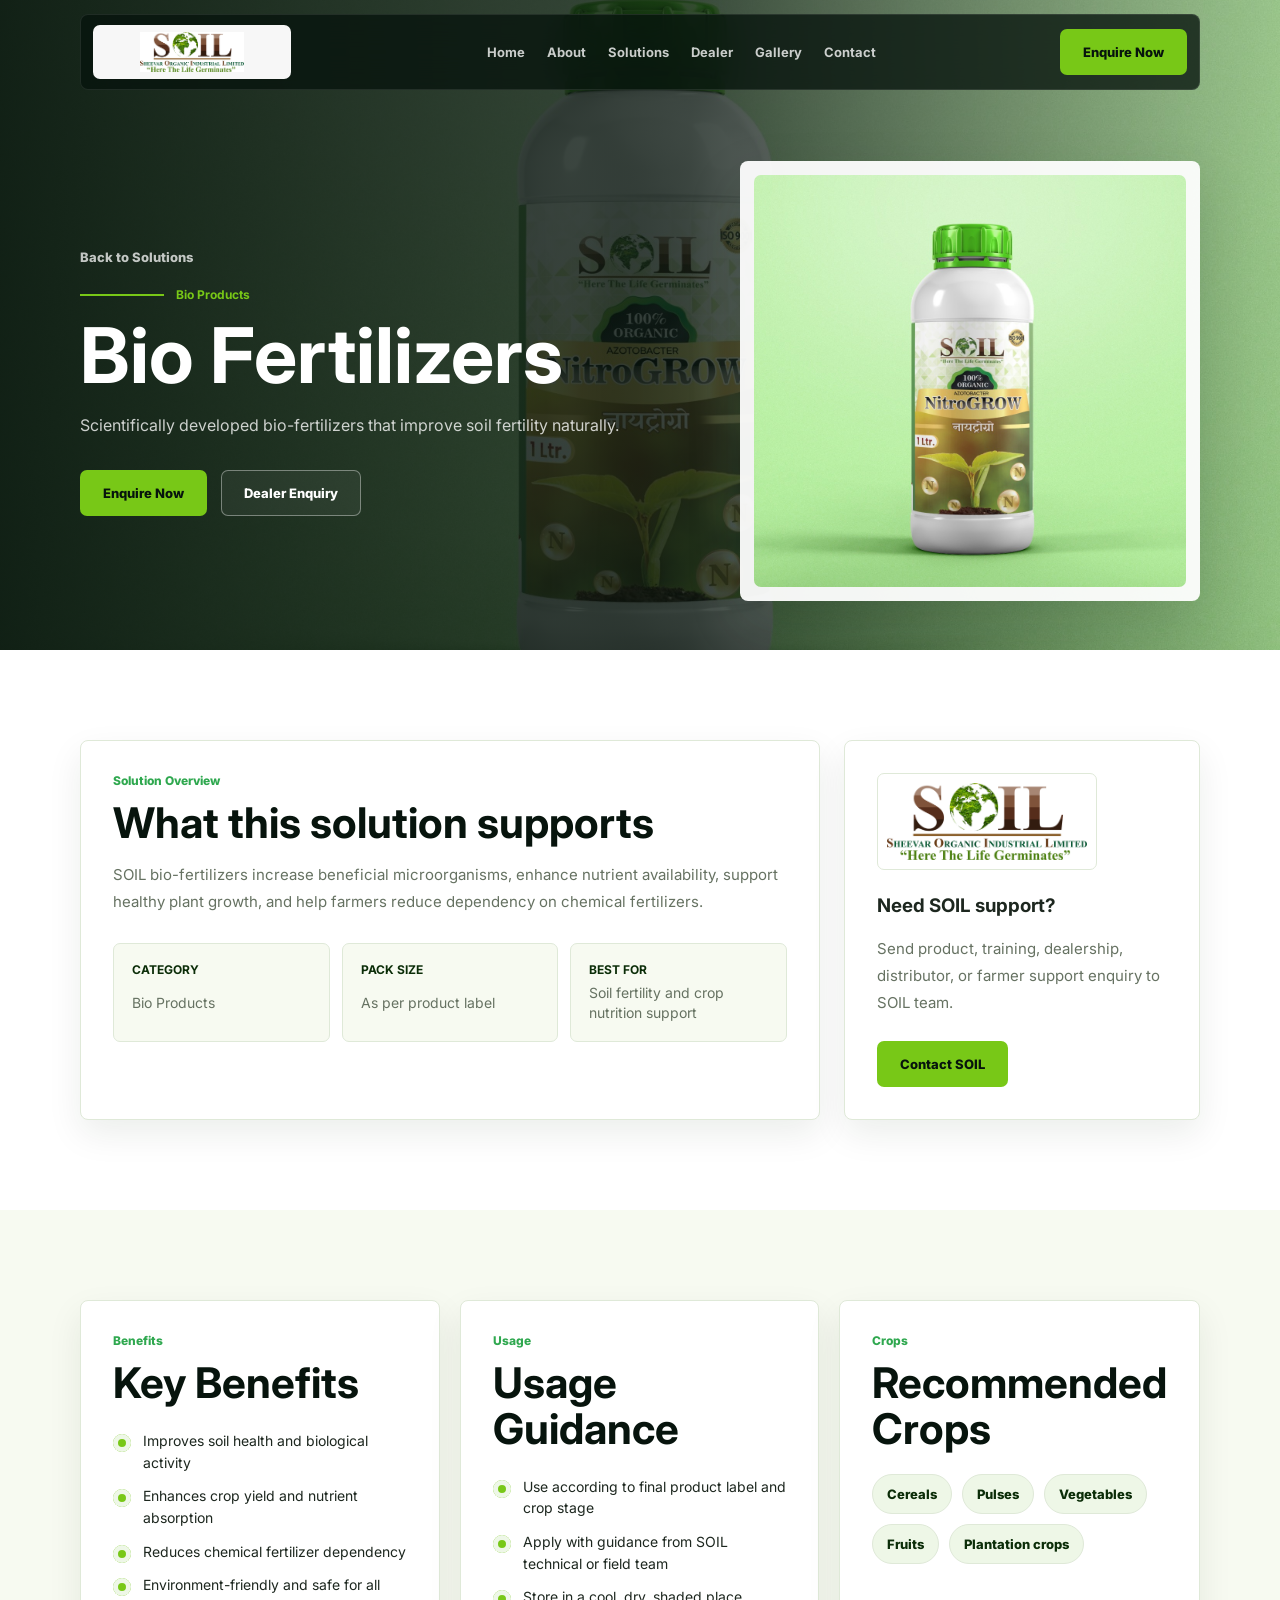
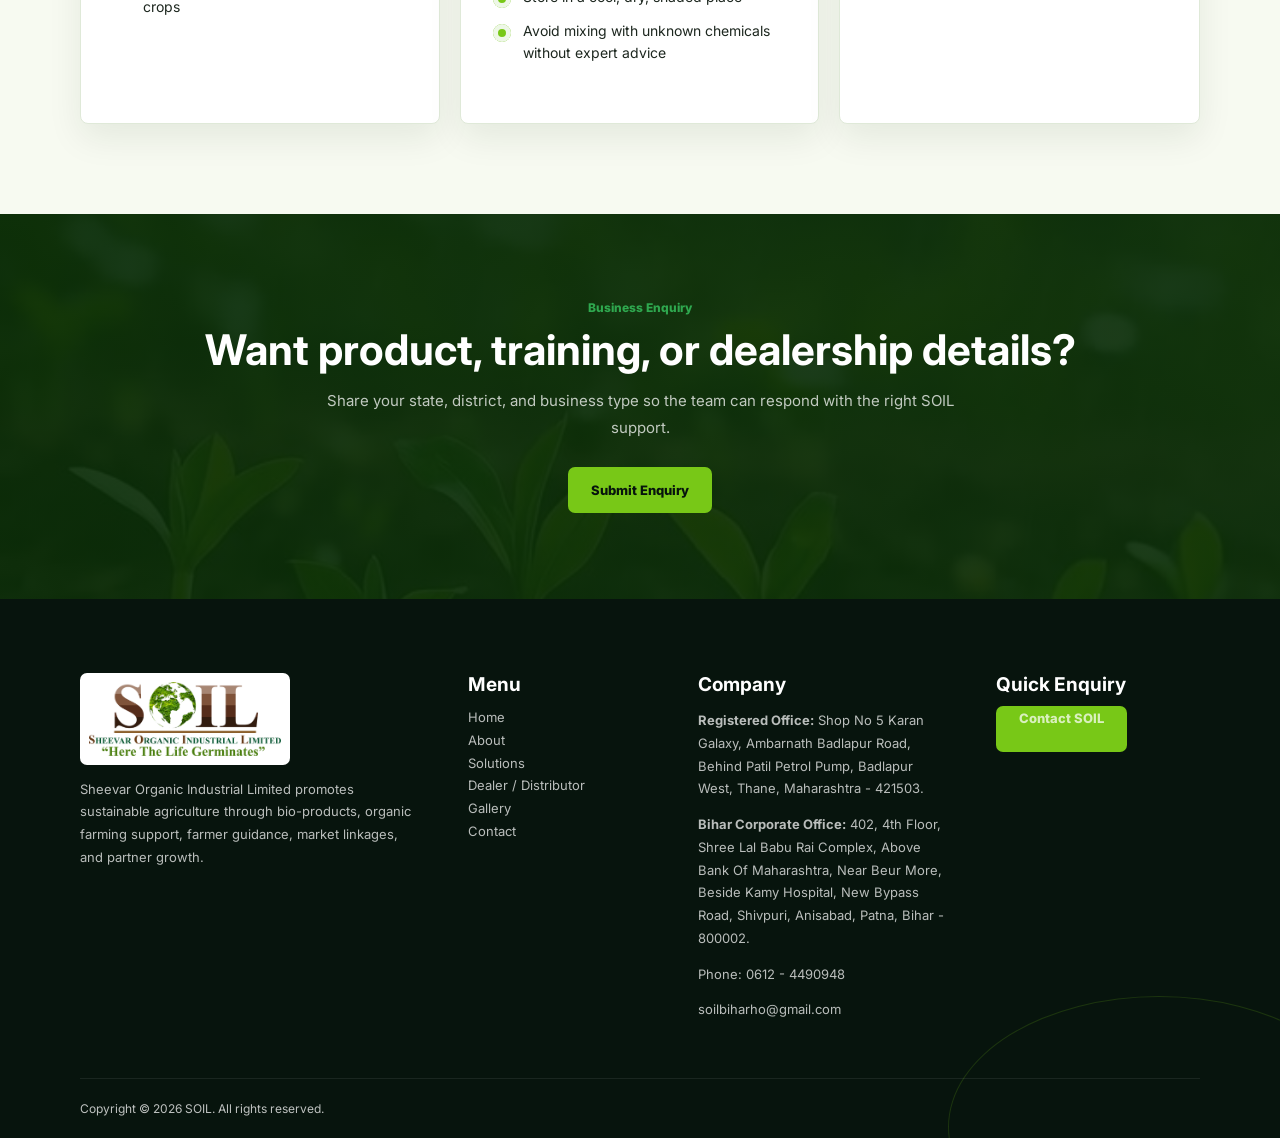
<file: product-detail.html>
<!DOCTYPE html>
<html lang="en">
  <head>
    <meta charset="UTF-8" />
    <meta name="viewport" content="width=device-width, initial-scale=1.0" />
    <title>Solution Details | SOIL</title>
    <meta
      name="description"
      content="Explore SOIL bio-fertilizer, organic farming, residue reduction, procurement, and farmer support solution details."
    />
    <link rel="icon" href="assets/soil-logo-mark.png" />
    <link rel="preconnect" href="https://fonts.googleapis.com" />
    <link rel="preconnect" href="https://fonts.gstatic.com" crossorigin />
    <link
      href="https://fonts.googleapis.com/css2?family=Inter:wght@500;600;700;800&family=Playfair+Display:wght@700;800&display=swap"
      rel="stylesheet"
    />
    <link rel="stylesheet" href="styles.css?v=7" />
  </head>
  <body>
    <header class="site-header" data-header>
      <a class="brand" href="index.html" aria-label="SOIL home">
        <span class="brand-logo">
          <img src="assets/soil-logo-web.png" alt="SOIL - Sheevar Organic Industrial Limited" />
        </span>
      </a>

      <button class="nav-toggle" type="button" aria-label="Open menu" aria-expanded="false" data-nav-toggle>
        <span></span>
        <span></span>
        <span></span>
      </button>

      <nav class="site-nav" data-nav>
        <a href="index.html">Home</a>
        <a href="about.html">About</a>
        <a href="solutions.html">Solutions</a>
        <a href="dealer-distributor.html">Dealer</a>
        <a href="gallery.html">Gallery</a><a href="contact.html">Contact</a>
      </nav>

      <a class="header-cta" href="contact.html">Enquire Now</a>
    </header>

    <main>
      <section class="detail-hero">
        <div class="detail-bg" data-cms-bg="productDetail.hero.image"></div>
        <div class="container detail-hero-grid">
          <div>
            <a class="back-link" href="solutions.html">Back to Solutions</a>
            <div class="eyebrow">
              <span></span>
              <strong data-product-category>SOIL Solution</strong>
            </div>
            <h1 data-product-title>Solution Details</h1>
            <p data-product-intro>
              Explore benefits, guidance, recommended crops, and enquiry details.
            </p>
            <div class="hero-actions">
              <a class="btn btn-primary" href="contact.html">Enquire Now</a>
              <a class="btn btn-secondary" href="dealer-distributor.html">Dealer Enquiry</a>
            </div>
          </div>

          <div class="detail-image-card">
            <img data-product-image src="" alt="" />
          </div>
        </div>
      </section>

      <section class="detail-section">
        <div class="container detail-layout">
          <article class="detail-panel">
            <div class="mini-label">Solution Overview</div>
            <h2>What this solution supports</h2>
            <p data-product-description></p>

            <div class="detail-info-grid">
              <div>
                <strong>Category</strong>
                <span data-product-category-card></span>
              </div>
              <div>
                <strong>Pack Size</strong>
                <span data-product-pack></span>
              </div>
              <div>
                <strong>Best For</strong>
                <span data-product-best></span>
              </div>
            </div>
          </article>

          <aside class="detail-panel detail-side">
            <img src="assets/soil-logo-web.png" alt="SOIL logo" />
            <h3>Need SOIL support?</h3>
            <p>Send product, training, dealership, distributor, or farmer support enquiry to SOIL team.</p>
            <a class="btn btn-primary" href="contact.html">Contact SOIL</a>
          </aside>
        </div>
      </section>

      <section class="detail-section soft">
        <div class="container detail-three">
          <article class="detail-panel">
            <div class="mini-label">Benefits</div>
            <h2>Key Benefits</h2>
            <ul class="check-list" data-product-benefits></ul>
          </article>

          <article class="detail-panel">
            <div class="mini-label">Usage</div>
            <h2>Usage Guidance</h2>
            <ul class="check-list" data-product-usage></ul>
          </article>

          <article class="detail-panel">
            <div class="mini-label">Crops</div>
            <h2>Recommended Crops</h2>
            <div class="crop-tags" data-product-crops></div>
          </article>
        </div>
      </section>

      <section class="detail-cta">
        <div class="container">
          <div class="mini-label">Business Enquiry</div>
          <h2>Want product, training, or dealership details?</h2>
          <p>Share your state, district, and business type so the team can respond with the right SOIL support.</p>
          <a class="btn btn-primary" href="contact.html">Submit Enquiry</a>
        </div>
      </section>
    </main>

    <footer class="site-footer">
      <div class="container footer-grid">
        <div>
          <img src="assets/soil-logo-web.png" alt="SOIL logo" />
          <p>
            Sheevar Organic Industrial Limited promotes sustainable agriculture through bio-products,
            organic farming support, farmer guidance, market linkages, and partner growth.
          </p>
        </div>
        <div>
          <h3>Menu</h3>
          <a href="index.html">Home</a>
          <a href="about.html">About</a>
          <a href="solutions.html">Solutions</a>
          <a href="dealer-distributor.html">Dealer / Distributor</a>
          <a href="gallery.html">Gallery</a><a href="contact.html">Contact</a>
        </div>
        <div>
          <h3>Company</h3><p><strong>Registered Office:</strong> Shop No 5 Karan Galaxy, Ambarnath Badlapur Road, Behind Patil Petrol Pump, Badlapur West, Thane, Maharashtra - 421503.</p><p><strong>Bihar Corporate Office:</strong> 402, 4th Floor, Shree Lal Babu Rai Complex, Above Bank Of Maharashtra, Near Beur More, Beside Kamy Hospital, New Bypass Road, Shivpuri, Anisabad, Patna, Bihar - 800002.</p><p>Phone: 0612 - 4490948</p><p>soilbiharho@gmail.com</p>
        </div>
        <div>
          <h3>Quick Enquiry</h3>
          <a class="footer-button" href="contact.html">Contact SOIL</a>
        </div>
      </div>
      <div class="footer-bottom">
        <span>Copyright © 2026 SOIL. All rights reserved.</span>
      </div>
    </footer>

    <script src="script.js?v=7"></script>
    <script src="cms-content.js?v=1"></script>
    <script src="product-detail.js?v=7"></script>
  </body>
</html>
</file>
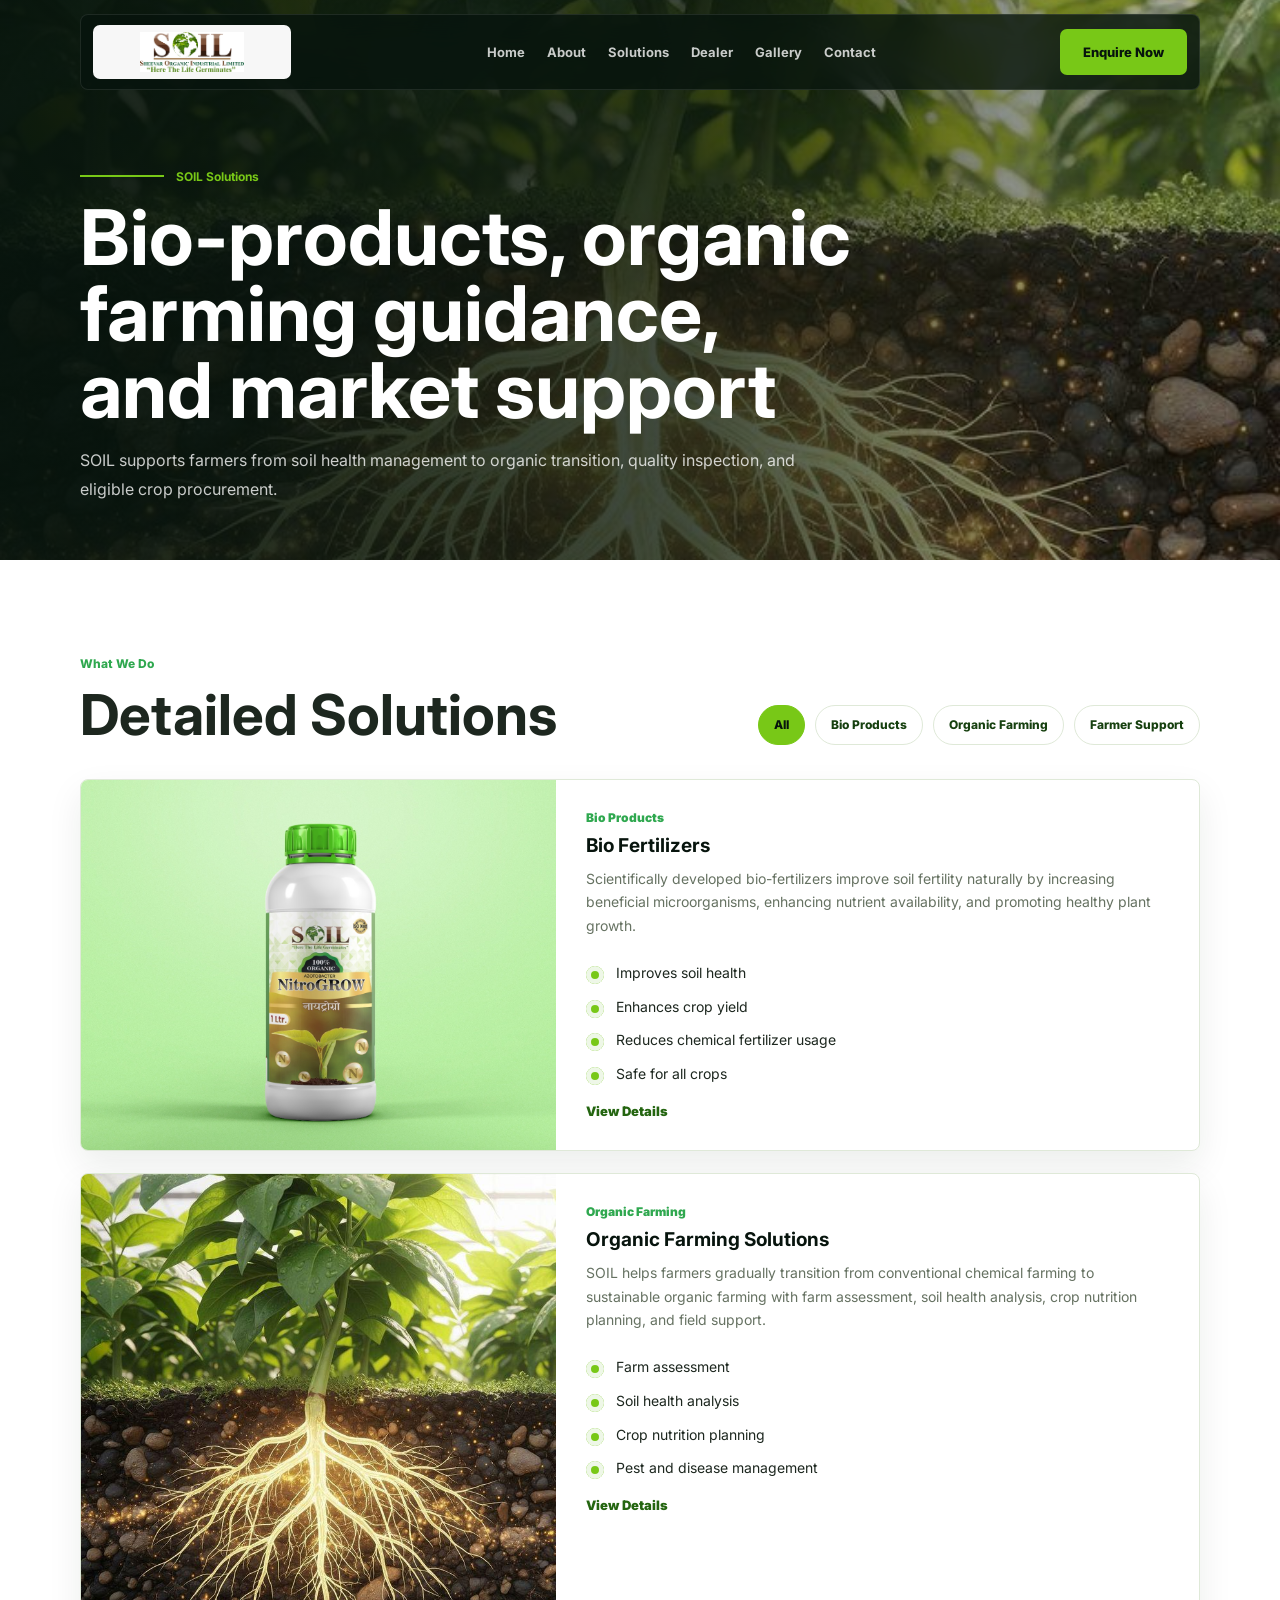
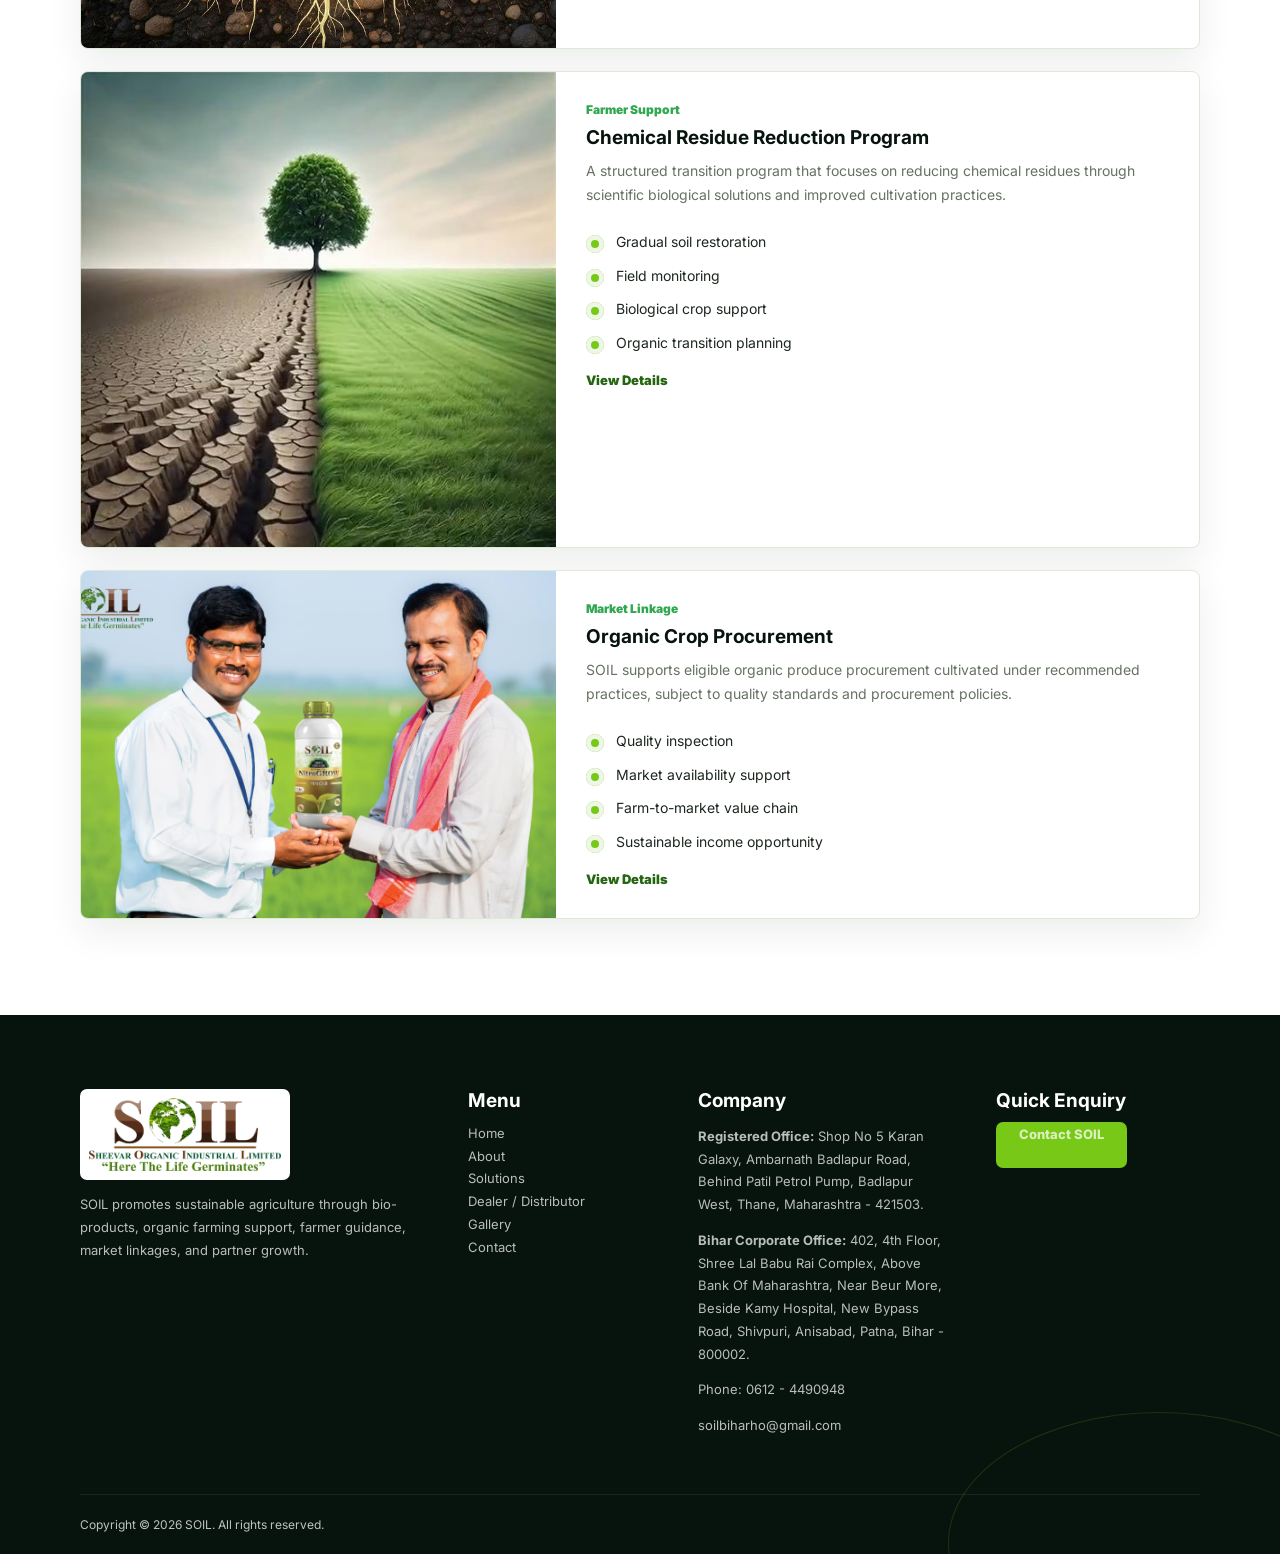
<file: solutions.html>
<!DOCTYPE html>
<html lang="en">
  <head>
    <meta charset="UTF-8" />
    <meta name="viewport" content="width=device-width, initial-scale=1.0" />
    <title>SOIL Solutions | Bio Fertilizers & Organic Farming</title>
    <meta name="description" content="Explore SOIL bio fertilizers, organic farming solutions, residue reduction program, and organic crop procurement support." />
    <link rel="icon" href="assets/soil-logo-mark.png" />
    <link rel="preconnect" href="https://fonts.googleapis.com" />
    <link rel="preconnect" href="https://fonts.gstatic.com" crossorigin />
    <link href="https://fonts.googleapis.com/css2?family=Inter:wght@500;600;700;800&family=Playfair+Display:wght@700;800&display=swap" rel="stylesheet" />
    <link rel="stylesheet" href="styles.css?v=7" />
  </head>
  <body>
    <header class="site-header" data-header>
      <a class="brand" href="index.html" aria-label="SOIL home"><span class="brand-logo"><img src="assets/soil-logo-web.png" alt="SOIL logo" /></span></a>
      <button class="nav-toggle" type="button" aria-label="Open menu" aria-expanded="false" data-nav-toggle><span></span><span></span><span></span></button>
      <nav class="site-nav" data-nav><a href="index.html">Home</a><a href="about.html">About</a><a href="solutions.html">Solutions</a><a href="dealer-distributor.html">Dealer</a><a href="gallery.html">Gallery</a><a href="contact.html">Contact</a></nav>
      <a class="header-cta" href="contact.html">Enquire Now</a>
    </header>

    <main>
      <section class="page-hero">
        <div class="detail-bg" data-cms-bg="solutions.hero.image"></div>
        <div class="container page-hero-inner">
          <div class="eyebrow"><span></span><strong data-cms-text="solutions.hero.eyebrow">SOIL Solutions</strong></div>
          <h1 data-cms-text="solutions.hero.title">Bio-products, organic farming guidance, and market support</h1>
          <p data-cms-text="solutions.hero.body">SOIL supports farmers from soil health management to organic transition, quality inspection, and eligible crop procurement.</p>
        </div>
      </section>

      <section class="products-section">
        <div class="container">
          <div class="section-heading">
            <div><div class="mini-label" data-cms-text="solutions.heading.label">What We Do</div><h2 data-cms-text="solutions.heading.title">Detailed Solutions</h2></div>
            <div class="product-filters" aria-label="Product filters">
              <button class="active" type="button" data-filter="all">All</button>
              <button type="button" data-filter="bio">Bio Products</button>
              <button type="button" data-filter="organic">Organic Farming</button>
              <button type="button" data-filter="support">Farmer Support</button>
            </div>
          </div>
          <div class="solution-list">
            <article class="solution-row product-card" data-category="bio">
              <img src="assets/media/product-nitrogrow-front.jpeg" data-cms-src="solutions.items.0.image" alt="SOIL NitroGROW bio fertilizer bottle" />
              <div><span data-cms-text="solutions.items.0.category">Bio Products</span><h3 data-cms-text="solutions.items.0.title">Bio Fertilizers</h3><p data-cms-text="solutions.items.0.body">Scientifically developed bio-fertilizers improve soil fertility naturally by increasing beneficial microorganisms, enhancing nutrient availability, and promoting healthy plant growth.</p><ul class="check-list"><li>Improves soil health</li><li>Enhances crop yield</li><li>Reduces chemical fertilizer usage</li><li>Safe for all crops</li></ul><a href="product-detail.html?product=bio-fertilizers">View Details</a></div>
            </article>
            <article class="solution-row product-card" data-category="organic">
              <img src="assets/media/soil-root-glow.jpeg" data-cms-src="solutions.items.1.image" alt="Healthy roots and organic soil biology" />
              <div><span data-cms-text="solutions.items.1.category">Organic Farming</span><h3 data-cms-text="solutions.items.1.title">Organic Farming Solutions</h3><p data-cms-text="solutions.items.1.body">SOIL helps farmers gradually transition from conventional chemical farming to sustainable organic farming with farm assessment, soil health analysis, crop nutrition planning, and field support.</p><ul class="check-list"><li>Farm assessment</li><li>Soil health analysis</li><li>Crop nutrition planning</li><li>Pest and disease management</li></ul><a href="product-detail.html?product=organic-farming-solutions">View Details</a></div>
            </article>
            <article class="solution-row product-card" data-category="support">
              <img src="assets/media/dry-green-transition.jpeg" data-cms-src="solutions.items.2.image" alt="Chemical residue reduction and green transition" />
              <div><span data-cms-text="solutions.items.2.category">Farmer Support</span><h3 data-cms-text="solutions.items.2.title">Chemical Residue Reduction Program</h3><p data-cms-text="solutions.items.2.body">A structured transition program that focuses on reducing chemical residues through scientific biological solutions and improved cultivation practices.</p><ul class="check-list"><li>Gradual soil restoration</li><li>Field monitoring</li><li>Biological crop support</li><li>Organic transition planning</li></ul><a href="product-detail.html?product=chemical-residue-reduction">View Details</a></div>
            </article>
            <article class="solution-row product-card" data-category="support">
              <img src="assets/media/product-nitrogrow-farmer.jpeg" data-cms-src="solutions.items.3.image" alt="SOIL product field presentation" />
              <div><span data-cms-text="solutions.items.3.category">Market Linkage</span><h3 data-cms-text="solutions.items.3.title">Organic Crop Procurement</h3><p data-cms-text="solutions.items.3.body">SOIL supports eligible organic produce procurement cultivated under recommended practices, subject to quality standards and procurement policies.</p><ul class="check-list"><li>Quality inspection</li><li>Market availability support</li><li>Farm-to-market value chain</li><li>Sustainable income opportunity</li></ul><a href="product-detail.html?product=organic-crop-procurement">View Details</a></div>
            </article>
          </div>
        </div>
      </section>
    </main>

    <footer class="site-footer">
      <div class="container footer-grid">
        <div><img src="assets/soil-logo-web.png" alt="SOIL logo" /><p>SOIL promotes sustainable agriculture through bio-products, organic farming support, farmer guidance, market linkages, and partner growth.</p></div>
        <div><h3>Menu</h3><a href="index.html">Home</a><a href="about.html">About</a><a href="solutions.html">Solutions</a><a href="dealer-distributor.html">Dealer / Distributor</a><a href="gallery.html">Gallery</a><a href="contact.html">Contact</a></div>
        <div><h3>Company</h3><p><strong>Registered Office:</strong> Shop No 5 Karan Galaxy, Ambarnath Badlapur Road, Behind Patil Petrol Pump, Badlapur West, Thane, Maharashtra - 421503.</p><p><strong>Bihar Corporate Office:</strong> 402, 4th Floor, Shree Lal Babu Rai Complex, Above Bank Of Maharashtra, Near Beur More, Beside Kamy Hospital, New Bypass Road, Shivpuri, Anisabad, Patna, Bihar - 800002.</p><p>Phone: 0612 - 4490948</p><p>soilbiharho@gmail.com</p></div>
        <div><h3>Quick Enquiry</h3><a class="footer-button" href="contact.html">Contact SOIL</a></div>
      </div>
      <div class="footer-bottom"><span>Copyright © 2026 SOIL. All rights reserved.</span></div>
    </footer>
    <script src="script.js?v=7"></script>
    <script src="cms-content.js?v=1"></script>
  </body>
</html>
</file>
<file: styles.css>
:root {
  --green-950: #07140d;
  --green-900: #0b2d08;
  --green-800: #16400f;
  --green-700: #246510;
  --lime: #78c817;
  --lime-2: #95dd22;
  --leaf: #2fa84f;
  --earth: #8b5a2f;
  --clay: #b28d78;
  --cream: #f7faf1;
  --mist: #eef7e7;
  --line: #dfe9d8;
  --text: #1d271f;
  --muted: #667262;
  --white: #ffffff;
  --shadow: 0 22px 55px rgba(17, 40, 18, 0.14);
  --radius: 8px;
  --font: "Inter", system-ui, -apple-system, BlinkMacSystemFont, "Segoe UI", sans-serif;
  --display: "Playfair Display", Georgia, serif;
}

* {
  box-sizing: border-box;
}

html {
  scroll-behavior: smooth;
}

body {
  margin: 0;
  font-family: var(--font);
  color: var(--text);
  background: var(--white);
}

body.nav-open {
  overflow: hidden;
}

img {
  display: block;
  max-width: 100%;
}

a {
  color: inherit;
  text-decoration: none;
}

.container {
  width: min(1120px, calc(100% - 40px));
  margin: 0 auto;
}

.site-header {
  position: fixed;
  inset: 0 0 auto;
  z-index: 30;
  display: grid;
  grid-template-columns: 210px 1fr auto;
  align-items: center;
  gap: 28px;
  width: min(1120px, calc(100% - 40px));
  min-height: 76px;
  margin: 14px auto 0;
  padding: 10px 12px;
  color: var(--white);
  background: rgba(7, 20, 13, 0.78);
  border: 1px solid rgba(255, 255, 255, 0.09);
  border-radius: var(--radius);
  backdrop-filter: blur(18px);
  transition: background 180ms ease, box-shadow 180ms ease;
}

.site-header.scrolled {
  background: rgba(7, 20, 13, 0.96);
  box-shadow: 0 14px 42px rgba(0, 0, 0, 0.16);
}

.brand-logo {
  display: flex;
  align-items: center;
  justify-content: center;
  width: 198px;
  height: 54px;
  padding: 7px 11px;
  background: rgba(255, 255, 255, 0.97);
  border-radius: 7px;
}

.brand-logo img {
  width: 100%;
  height: 100%;
  object-fit: contain;
}

.site-nav {
  display: flex;
  justify-content: center;
  gap: 22px;
  font-size: 13px;
  font-weight: 700;
}

.site-nav a {
  color: rgba(255, 255, 255, 0.78);
  transition: color 180ms ease;
}

.site-nav a:hover {
  color: var(--lime-2);
}

.header-cta,
.btn,
.footer-button {
  display: inline-flex;
  align-items: center;
  justify-content: center;
  min-height: 46px;
  padding: 0 22px;
  border: 1px solid transparent;
  border-radius: 7px;
  font-size: 13px;
  font-weight: 800;
  cursor: pointer;
  transition: transform 180ms ease, background 180ms ease, border-color 180ms ease, color 180ms ease;
}

.header-cta,
.btn-primary,
.footer-button {
  color: var(--green-950);
  background: var(--lime);
}

.header-cta:hover,
.btn-primary:hover,
.footer-button:hover {
  background: var(--lime-2);
  transform: translateY(-2px);
}

.btn-secondary {
  color: var(--white);
  border-color: rgba(255, 255, 255, 0.38);
  background: rgba(255, 255, 255, 0.05);
}

.btn-secondary:hover {
  border-color: var(--lime-2);
  color: var(--lime-2);
}

.btn-ghost {
  color: var(--green-900);
  border-color: var(--line);
  background: var(--white);
}

.btn-ghost:hover {
  border-color: var(--lime);
  color: var(--green-700);
}

.nav-toggle {
  display: none;
  width: 46px;
  height: 46px;
  padding: 0;
  border: 0;
  border-radius: 7px;
  background: var(--lime);
}

.nav-toggle span {
  display: block;
  width: 20px;
  height: 2px;
  margin: 5px auto;
  background: var(--green-950);
}

.hero {
  position: relative;
  min-height: clamp(560px, 37.5vw, 760px);
  color: var(--white);
  overflow: hidden;
}

.hero-bg,
.hero-overlay {
  position: absolute;
  inset: 0;
}

.hero-bg {
  --hero-bg-image: url("assets/media/hero-billboard-farmer.jpeg");
  background-color: var(--green-950);
  background:
    linear-gradient(90deg, rgba(7, 20, 13, 0.92) 0%, rgba(7, 20, 13, 0.69) 43%, rgba(7, 20, 13, 0.1) 100%),
    var(--hero-bg-image) center top / 100% auto no-repeat;
}

.hero-overlay {
  background:
    radial-gradient(circle at 18% 20%, rgba(120, 200, 23, 0.22), transparent 28%),
    linear-gradient(180deg, rgba(7, 20, 13, 0.15), rgba(7, 20, 13, 0.78));
}

.hero-grid {
  position: relative;
  z-index: 1;
  display: grid;
  grid-template-columns: minmax(0, 760px);
  gap: 56px;
  align-items: center;
  min-height: clamp(560px, 37.5vw, 760px);
  padding-top: 96px;
}

.eyebrow,
.mini-label {
  display: flex;
  align-items: center;
  gap: 12px;
  color: var(--lime);
  font-size: 12px;
  font-weight: 800;
}

.eyebrow span {
  width: 84px;
  height: 2px;
  background: var(--lime);
}

.hero h1,
.section-copy h2,
.section-heading h2,
.dealer-section h2,
.testimonial-section h2,
.contact-copy h2 {
  margin: 14px 0;
  font-size: clamp(42px, 7vw, 88px);
  line-height: 0.98;
  letter-spacing: 0;
}

.hero h1 {
  max-width: 720px;
  font-weight: 800;
  overflow-wrap: normal;
  text-wrap: balance;
}

.hero h1 span,
.section-heading h2 span,
.dealer-section h2 span {
  color: var(--lime);
}

.hero p {
  max-width: 640px;
  margin: 0 0 30px;
  color: rgba(255, 255, 255, 0.78);
  font-size: 16px;
  line-height: 1.8;
}

.hero-actions,
.inline-actions {
  display: flex;
  flex-wrap: wrap;
  gap: 14px;
}

.hero-card {
  align-self: end;
  margin-bottom: 72px;
  padding: 18px;
  color: var(--text);
  background: rgba(255, 255, 255, 0.95);
  border-radius: var(--radius);
  box-shadow: var(--shadow);
}

.hero-card img {
  width: 100%;
  height: 112px;
  object-fit: contain;
  margin-bottom: 10px;
}

.hero-card-stats {
  display: flex;
  justify-content: space-between;
  gap: 16px;
  padding: 14px 0;
  border-top: 1px solid var(--line);
}

.hero-card-stats strong {
  color: var(--green-900);
  font-size: 13px;
}

.hero-card-stats span {
  max-width: 190px;
  color: var(--muted);
  font-size: 13px;
  line-height: 1.45;
  text-align: right;
}

section {
  scroll-margin-top: 110px;
}

.intro-section,
.products-section,
.testimonial-section {
  padding: 96px 0;
}

.split,
.dealer-grid,
.testimonial-grid,
.contact-grid {
  display: grid;
  grid-template-columns: minmax(0, 1fr) minmax(0, 1fr);
  gap: 70px;
  align-items: center;
}

.image-stack {
  position: relative;
  min-height: 520px;
}

.main-photo {
  width: 82%;
  height: 500px;
  object-fit: cover;
  border-radius: var(--radius);
  box-shadow: var(--shadow);
}

.image-stack::after {
  content: "";
  position: absolute;
  right: 0;
  bottom: 22px;
  width: 56%;
  height: 310px;
  border-radius: var(--radius);
  background:
    linear-gradient(rgba(255, 255, 255, 0.1), rgba(255, 255, 255, 0.1)),
    url("assets/media/soil-root-glow.jpeg") center / cover;
  box-shadow: var(--shadow);
}

.experience-badge {
  position: absolute;
  top: 34px;
  right: 20px;
  z-index: 2;
  display: grid;
  place-items: center;
  width: 138px;
  height: 138px;
  padding: 18px;
  color: var(--white);
  text-align: center;
  background: var(--green-800);
  border: 8px solid var(--white);
  border-radius: 50%;
  box-shadow: var(--shadow);
}

.experience-badge strong {
  color: var(--lime);
  font-size: 24px;
}

.experience-badge span {
  font-size: 12px;
  line-height: 1.35;
}

.mini-label {
  color: var(--leaf);
}

.section-copy h2,
.section-heading h2,
.dealer-section h2,
.testimonial-section h2,
.contact-copy h2 {
  font-size: clamp(34px, 4.4vw, 58px);
  line-height: 1.06;
}

.section-copy p,
.section-heading p,
.testimonial-section p,
.contact-copy p {
  color: var(--muted);
  font-size: 15px;
  line-height: 1.8;
}

.check-list {
  display: grid;
  gap: 12px;
  margin: 24px 0 28px;
  padding: 0;
  list-style: none;
}

.check-list li {
  position: relative;
  padding-left: 30px;
  color: var(--text);
  font-size: 14px;
  line-height: 1.55;
}

.check-list li::before {
  content: "";
  position: absolute;
  left: 0;
  top: 4px;
  width: 18px;
  height: 18px;
  border-radius: 50%;
  background: var(--lime);
  box-shadow: inset 0 0 0 5px var(--mist);
}

.services-section {
  padding: 96px 0;
  background:
    linear-gradient(rgba(247, 250, 241, 0.94), rgba(247, 250, 241, 0.94)),
    url("assets/media/rain-seedlings.jpeg") center / cover;
}

.centered {
  max-width: 760px;
  margin: 0 auto 42px;
  text-align: center;
}

.centered .mini-label {
  justify-content: center;
}

.value-grid {
  display: grid;
  grid-template-columns: repeat(4, 1fr);
  gap: 18px;
}

.value-grid article,
.benefit-panel,
.enquiry-form,
.product-card {
  background: var(--white);
  border: 1px solid var(--line);
  border-radius: var(--radius);
  box-shadow: 0 14px 35px rgba(17, 40, 18, 0.08);
}

.value-grid article {
  padding: 26px;
}

.value-icon {
  display: inline-grid;
  place-items: center;
  width: 42px;
  height: 42px;
  margin-bottom: 26px;
  color: var(--green-950);
  background: var(--lime);
  border-radius: 7px;
  font-size: 13px;
  font-weight: 900;
}

.value-grid h3,
.benefit-panel h3,
.product-card h3,
.footer-grid h3 {
  margin: 0 0 10px;
  color: var(--green-950);
  font-size: 19px;
}

.value-grid p,
.product-card p {
  margin: 0;
  color: var(--muted);
  font-size: 14px;
  line-height: 1.7;
}

.section-heading {
  display: flex;
  justify-content: space-between;
  gap: 28px;
  align-items: end;
  margin-bottom: 34px;
}

.section-heading h2 {
  margin-bottom: 0;
}

.product-filters {
  display: flex;
  flex-wrap: wrap;
  justify-content: flex-end;
  gap: 10px;
}

.product-filters button {
  min-height: 40px;
  padding: 0 15px;
  color: var(--green-800);
  border: 1px solid var(--line);
  border-radius: 999px;
  background: var(--white);
  font-family: inherit;
  font-size: 12px;
  font-weight: 800;
  cursor: pointer;
}

.product-filters button.active {
  color: var(--green-950);
  border-color: var(--lime);
  background: var(--lime);
}

.product-grid {
  display: grid;
  grid-template-columns: repeat(4, 1fr);
  gap: 18px;
}

.product-card {
  overflow: hidden;
}

.product-card[hidden] {
  display: none;
}

.product-card img {
  width: 100%;
  aspect-ratio: 1.23;
  object-fit: cover;
}

.product-card div {
  padding: 20px;
}

.product-card span {
  display: block;
  margin-bottom: 9px;
  color: var(--leaf);
  font-size: 12px;
  font-weight: 900;
}

.product-card a {
  display: inline-flex;
  margin-top: 18px;
  color: var(--green-700);
  font-size: 13px;
  font-weight: 900;
}

.stats-strip {
  padding: 70px 0;
  color: var(--white);
  background:
    linear-gradient(rgba(11, 45, 8, 0.76), rgba(11, 45, 8, 0.76)),
    url("assets/media/dry-green-transition.jpeg") center / cover fixed;
}

.stats-grid {
  display: grid;
  grid-template-columns: repeat(4, 1fr);
  gap: 28px;
}

.stats-grid div {
  min-height: 160px;
  display: grid;
  place-items: center;
  align-content: center;
  gap: 10px;
  padding: 24px;
  background: var(--green-950);
  border-radius: var(--radius);
}

.stats-grid strong {
  color: var(--white);
  font-size: clamp(40px, 5vw, 62px);
  line-height: 1;
}

.stats-grid span {
  color: rgba(255, 255, 255, 0.72);
  font-size: 13px;
  font-weight: 800;
  text-align: center;
}

.dealer-section {
  padding: 96px 0;
  background: var(--cream);
}

.partner-list {
  display: flex;
  flex-wrap: wrap;
  gap: 12px;
  margin-top: 28px;
}

.partner-list span {
  padding: 12px 16px;
  color: var(--green-900);
  background: var(--white);
  border: 1px solid var(--line);
  border-radius: 999px;
  font-size: 13px;
  font-weight: 800;
}

.benefit-panel {
  padding: 34px;
}

.testimonial-grid img {
  width: 100%;
  height: 420px;
  object-fit: cover;
  border-radius: var(--radius);
  box-shadow: var(--shadow);
}

.contact-section {
  padding: 96px 0;
  color: var(--white);
  background:
    linear-gradient(rgba(11, 45, 8, 0.94), rgba(11, 45, 8, 0.94)),
    url("assets/media/hands-sapling.jpeg") center / cover;
}

.contact-copy h2,
.contact-copy p {
  color: var(--white);
}

.contact-copy p {
  color: rgba(255, 255, 255, 0.74);
}

.contact-cards {
  display: grid;
  gap: 12px;
  margin-top: 30px;
}

.contact-cards a {
  display: grid;
  gap: 5px;
  padding: 18px;
  border: 1px solid rgba(255, 255, 255, 0.12);
  border-radius: var(--radius);
  background: rgba(255, 255, 255, 0.06);
}

.contact-cards strong {
  color: var(--lime);
  font-size: 13px;
}

.contact-cards span {
  color: rgba(255, 255, 255, 0.8);
  font-size: 14px;
  line-height: 1.45;
}

.enquiry-form {
  display: grid;
  grid-template-columns: repeat(2, 1fr);
  gap: 16px;
  padding: 28px;
  color: var(--text);
}

.enquiry-form label {
  display: grid;
  gap: 8px;
  color: var(--green-900);
  font-size: 13px;
  font-weight: 900;
}

.enquiry-form .full,
.enquiry-form button,
.form-note {
  grid-column: 1 / -1;
}

.enquiry-form input,
.enquiry-form select,
.enquiry-form textarea {
  width: 100%;
  border: 1px solid var(--line);
  border-radius: 7px;
  padding: 14px 14px;
  color: var(--text);
  background: var(--cream);
  font: inherit;
  outline: none;
}

.enquiry-form textarea {
  resize: vertical;
}

.enquiry-form input:focus,
.enquiry-form select:focus,
.enquiry-form textarea:focus {
  border-color: var(--lime);
  box-shadow: 0 0 0 3px rgba(120, 200, 23, 0.18);
}

.company-field {
  position: absolute;
  left: -9999px;
  opacity: 0;
}

.form-note {
  min-height: 20px;
  margin: 0;
  color: var(--green-700);
  font-size: 13px;
  font-weight: 800;
}

.detail-hero {
  position: relative;
  min-height: 650px;
  color: var(--white);
  overflow: hidden;
}

.detail-bg {
  --page-bg-image: url("assets/media/sustainability-contrast.jpeg");
  position: absolute;
  inset: 0;
  background:
    linear-gradient(90deg, rgba(7, 20, 13, 0.94) 0%, rgba(7, 20, 13, 0.76) 54%, rgba(7, 20, 13, 0.2) 100%),
    var(--page-bg-image) center / cover;
}

.detail-hero-grid {
  position: relative;
  z-index: 1;
  display: grid;
  grid-template-columns: minmax(0, 1fr) minmax(320px, 460px);
  gap: 58px;
  align-items: center;
  min-height: 650px;
  padding-top: 112px;
}

.back-link {
  display: inline-flex;
  margin-bottom: 22px;
  color: rgba(255, 255, 255, 0.74);
  font-size: 13px;
  font-weight: 800;
}

.back-link:hover {
  color: var(--lime);
}

.detail-hero h1 {
  max-width: 720px;
  margin: 16px 0;
  font-size: clamp(42px, 6vw, 82px);
  line-height: 1;
  text-wrap: balance;
}

.detail-hero p {
  max-width: 620px;
  margin: 0 0 30px;
  color: rgba(255, 255, 255, 0.78);
  font-size: 16px;
  line-height: 1.8;
}

.detail-image-card {
  padding: 14px;
  background: rgba(255, 255, 255, 0.94);
  border-radius: var(--radius);
  box-shadow: var(--shadow);
}

.detail-image-card img {
  width: 100%;
  aspect-ratio: 1.05;
  object-fit: cover;
  border-radius: 7px;
}

.detail-section {
  padding: 90px 0;
}

.detail-section.soft {
  background: var(--cream);
}

.detail-layout {
  display: grid;
  grid-template-columns: minmax(0, 1.35fr) minmax(280px, 0.65fr);
  gap: 24px;
  align-items: start;
}

.detail-three {
  display: grid;
  grid-template-columns: repeat(3, 1fr);
  gap: 20px;
}

.detail-panel {
  height: 100%;
  padding: 32px;
  background: var(--white);
  border: 1px solid var(--line);
  border-radius: var(--radius);
  box-shadow: 0 14px 35px rgba(17, 40, 18, 0.08);
}

.detail-panel h2,
.detail-cta h2 {
  margin: 12px 0 14px;
  color: var(--green-950);
  font-size: clamp(28px, 3.3vw, 44px);
  line-height: 1.08;
}

.detail-panel p,
.detail-cta p {
  color: var(--muted);
  font-size: 15px;
  line-height: 1.8;
}

.detail-info-grid {
  display: grid;
  grid-template-columns: repeat(3, 1fr);
  gap: 12px;
  margin-top: 28px;
}

.detail-info-grid div {
  display: grid;
  gap: 6px;
  padding: 18px;
  background: var(--cream);
  border: 1px solid var(--line);
  border-radius: 7px;
}

.detail-info-grid strong {
  color: var(--green-900);
  font-size: 12px;
  text-transform: uppercase;
}

.detail-info-grid span {
  color: var(--muted);
  font-size: 14px;
  line-height: 1.45;
}

.detail-side img {
  width: 220px;
  margin-bottom: 24px;
  padding: 9px;
  background: var(--white);
  border: 1px solid var(--line);
  border-radius: 7px;
}

.detail-side .btn {
  margin-top: 10px;
}

.crop-tags {
  display: flex;
  flex-wrap: wrap;
  gap: 10px;
  margin-top: 22px;
}

.crop-tags span {
  padding: 11px 14px;
  color: var(--green-900);
  background: var(--mist);
  border: 1px solid var(--line);
  border-radius: 999px;
  font-size: 13px;
  font-weight: 800;
}

.detail-cta {
  padding: 86px 0;
  color: var(--white);
  text-align: center;
  background:
    linear-gradient(rgba(11, 45, 8, 0.93), rgba(11, 45, 8, 0.93)),
    url("assets/media/rain-seedlings.jpeg") center / cover;
}

.detail-cta .mini-label {
  justify-content: center;
}

.detail-cta h2 {
  color: var(--white);
}

.detail-cta p {
  max-width: 680px;
  margin: 0 auto 26px;
  color: rgba(255, 255, 255, 0.74);
}

.page-hero {
  position: relative;
  min-height: 560px;
  color: var(--white);
  overflow: hidden;
}

.page-hero-inner {
  position: relative;
  z-index: 1;
  display: grid;
  align-content: center;
  min-height: 560px;
  padding-top: 112px;
}

.page-hero h1 {
  max-width: 880px;
  margin: 16px 0;
  font-size: clamp(42px, 6vw, 78px);
  line-height: 1;
  text-wrap: balance;
}

.page-hero p {
  max-width: 720px;
  margin: 0;
  color: rgba(255, 255, 255, 0.78);
  font-size: 16px;
  line-height: 1.8;
}

.process-grid {
  display: grid;
  grid-template-columns: repeat(3, 1fr);
  gap: 14px;
}

.process-grid div {
  min-height: 86px;
  display: grid;
  place-items: center;
  padding: 18px;
  color: var(--green-900);
  text-align: center;
  background: var(--cream);
  border: 1px solid var(--line);
  border-radius: var(--radius);
  font-size: 14px;
  font-weight: 900;
}

.solution-list {
  display: grid;
  gap: 22px;
}

.solution-row {
  display: grid;
  grid-template-columns: minmax(260px, 0.85fr) minmax(0, 1.15fr);
  align-items: stretch;
}

.solution-row img {
  width: 100%;
  height: 100%;
  min-height: 330px;
  aspect-ratio: auto;
}

.solution-row div {
  padding: 30px;
}

.solution-row .check-list {
  margin-bottom: 0;
}

.role-grid {
  display: grid;
  grid-template-columns: repeat(2, 1fr);
  gap: 20px;
}

.contact-page {
  background:
    linear-gradient(rgba(11, 45, 8, 0.94), rgba(11, 45, 8, 0.94)),
    url("assets/media/hand-soil-closeup.jpeg") center / cover;
}

.media-band {
  padding: 90px 0;
  background: var(--cream);
}

.media-grid {
  display: grid;
  grid-template-columns: repeat(4, 1fr);
  gap: 16px;
}

.media-card {
  overflow: hidden;
  background: var(--white);
  border: 1px solid var(--line);
  border-radius: var(--radius);
  box-shadow: 0 14px 35px rgba(17, 40, 18, 0.08);
}

.media-card img,
.media-card video {
  width: 100%;
  aspect-ratio: 1.2;
  object-fit: cover;
}

.media-card.tall img {
  aspect-ratio: 0.78;
}

.media-card.wide {
  grid-column: span 2;
}

.media-card.wide img,
.media-card.wide video {
  aspect-ratio: 1.85;
}

.media-card div {
  padding: 16px;
}

.media-card span {
  display: block;
  margin-bottom: 7px;
  color: var(--leaf);
  font-size: 12px;
  font-weight: 900;
}

.media-card h3 {
  margin: 0;
  color: var(--green-950);
  font-size: 16px;
  line-height: 1.35;
}

.site-footer {
  position: relative;
  overflow: hidden;
  padding: 74px 0 22px;
  color: rgba(255, 255, 255, 0.74);
  background: var(--green-950);
}

.site-footer::after {
  content: "";
  position: absolute;
  right: -90px;
  bottom: -120px;
  width: 420px;
  height: 260px;
  border: 1px solid rgba(120, 200, 23, 0.18);
  border-radius: 50%;
}

.footer-grid {
  position: relative;
  z-index: 1;
  display: grid;
  grid-template-columns: 1.5fr 0.8fr 1.1fr 0.9fr;
  gap: 48px;
}

.footer-grid img {
  width: 210px;
  padding: 9px;
  background: var(--white);
  border-radius: 7px;
}

.footer-grid p,
.footer-grid a {
  display: block;
  color: rgba(255, 255, 255, 0.72);
  font-size: 13px;
  line-height: 1.75;
}

.footer-grid h3 {
  color: var(--white);
}

.footer-button {
  display: inline-flex;
  width: fit-content;
  margin-top: 10px;
}

.footer-bottom {
  position: relative;
  z-index: 1;
  width: min(1120px, calc(100% - 40px));
  margin: 44px auto 0;
  padding-top: 22px;
  border-top: 1px solid rgba(255, 255, 255, 0.08);
  font-size: 12px;
}

@media (max-width: 980px) {
  .site-header {
    grid-template-columns: 190px 1fr auto;
  }

  .site-nav {
    gap: 16px;
  }

  .hero-grid,
  .detail-hero-grid,
  .split,
  .dealer-grid,
  .testimonial-grid,
  .contact-grid {
    grid-template-columns: 1fr;
  }

  .hero {
    min-height: auto;
  }

  .hero-bg {
    background:
      linear-gradient(90deg, rgba(7, 20, 13, 0.92) 0%, rgba(7, 20, 13, 0.69) 43%, rgba(7, 20, 13, 0.1) 100%),
      var(--hero-bg-image) center top / cover no-repeat;
  }

  .hero-grid {
    min-height: auto;
    padding: 168px 0 70px;
  }

  .detail-hero-grid {
    min-height: auto;
    padding: 168px 0 74px;
  }

  .hero-card {
    align-self: auto;
    max-width: 420px;
    margin: 0;
  }

  .value-grid,
  .product-grid,
  .stats-grid,
  .detail-three,
  .detail-info-grid,
  .process-grid,
  .role-grid,
  .media-grid,
  .footer-grid {
    grid-template-columns: repeat(2, 1fr);
  }

  .solution-row {
    grid-template-columns: 1fr;
  }

  .section-heading {
    align-items: start;
    flex-direction: column;
  }

  .product-filters {
    justify-content: flex-start;
  }
}

@media (max-width: 760px) {
  .container,
  .site-header,
  .footer-bottom {
    width: min(100% - 28px, 1120px);
  }

  .site-header {
    grid-template-columns: 1fr auto;
    gap: 12px;
    min-height: 70px;
  }

  .brand-logo {
    width: 176px;
    height: 50px;
  }

  .nav-toggle {
    display: block;
  }

  .site-nav,
  .header-cta {
    display: none;
  }

  .site-header.nav-active .site-nav {
    position: absolute;
    left: 0;
    right: 0;
    top: calc(100% + 10px);
    display: grid;
    gap: 0;
    overflow: hidden;
    background: var(--green-950);
    border: 1px solid rgba(255, 255, 255, 0.1);
    border-radius: var(--radius);
  }

  .site-header.nav-active .site-nav a {
    padding: 17px 18px;
    border-bottom: 1px solid rgba(255, 255, 255, 0.08);
  }

  .hero-grid {
    padding-top: 142px;
  }

  .hero h1 {
    max-width: 340px;
    font-size: clamp(40px, 11vw, 48px);
    line-height: 1.05;
  }

  .hero p {
    max-width: 340px;
    font-size: 15px;
  }

  .eyebrow span {
    width: 44px;
  }

  .intro-section,
  .products-section,
  .testimonial-section,
  .dealer-section,
  .contact-section,
  .services-section,
  .detail-section,
  .detail-cta {
    padding: 70px 0;
  }

  .detail-hero {
    min-height: auto;
  }

  .page-hero {
    min-height: auto;
  }

  .detail-hero-grid {
    padding-top: 142px;
  }

  .page-hero-inner {
    min-height: auto;
    padding: 142px 0 70px;
  }

  .detail-hero h1 {
    max-width: 350px;
    font-size: clamp(40px, 11vw, 50px);
    line-height: 1.05;
  }

  .page-hero h1 {
    max-width: 350px;
    font-size: clamp(40px, 11vw, 50px);
    line-height: 1.05;
  }

  .detail-hero p {
    max-width: 350px;
    font-size: 15px;
  }

  .page-hero p {
    max-width: 350px;
    font-size: 15px;
  }

  .detail-layout {
    grid-template-columns: 1fr;
  }

  .image-stack {
    min-height: auto;
    padding-bottom: 160px;
  }

  .main-photo {
    width: 100%;
    height: 390px;
  }

  .image-stack::after {
    width: 68%;
    height: 220px;
    bottom: 0;
  }

  .experience-badge {
    top: auto;
    right: 18px;
    bottom: 120px;
    width: 118px;
    height: 118px;
  }

  .value-grid,
  .product-grid,
  .stats-grid,
  .footer-grid,
  .detail-three,
  .detail-info-grid,
  .process-grid,
  .role-grid,
  .media-grid,
  .enquiry-form {
    grid-template-columns: 1fr;
  }

  .media-card.wide {
    grid-column: span 1;
  }

  .solution-row img {
    min-height: 240px;
  }

  .stats-grid div {
    min-height: 130px;
  }

  .testimonial-grid img {
    height: 340px;
  }
}

@media (max-width: 440px) {
  .hero-actions,
  .inline-actions {
    display: grid;
  }

  .btn,
  .header-cta,
  .footer-button {
    width: 100%;
  }

  .brand-logo {
    width: 154px;
  }

  .hero-card-stats {
    display: grid;
  }

  .hero-card-stats span {
    max-width: none;
    text-align: left;
  }

  .detail-panel {
    padding: 24px;
  }
}
</file>
<file: admin/admin.css>
:root {
  color-scheme: light;
  --green: #173f12;
  --lime: #73d216;
  --ink: #142015;
  --muted: #647067;
  --line: #dfe8dc;
  --soft: #f4f8f0;
  font-family: Inter, ui-sans-serif, system-ui, -apple-system, BlinkMacSystemFont, "Segoe UI", sans-serif;
}

* {
  box-sizing: border-box;
}

body {
  margin: 0;
  min-height: 100vh;
  background: linear-gradient(135deg, #eef7e8 0%, #ffffff 58%, #e7f3df 100%);
  color: var(--ink);
}

.admin-shell {
  width: min(1120px, calc(100% - 32px));
  margin: 0 auto;
  padding: 44px 0;
}

.login-card,
.editor {
  background: rgba(255, 255, 255, 0.95);
  border: 1px solid var(--line);
  border-radius: 12px;
  box-shadow: 0 24px 70px rgba(20, 32, 21, 0.12);
}

.login-card {
  width: min(440px, 100%);
  margin: 9vh auto 0;
  padding: 30px;
}

.login-card img,
.editor-header img {
  width: 190px;
  height: auto;
}

h1 {
  margin: 24px 0 8px;
  font-size: clamp(30px, 5vw, 46px);
}

p {
  color: var(--muted);
  line-height: 1.6;
}

label {
  display: grid;
  gap: 8px;
  font-weight: 800;
}

input,
textarea {
  width: 100%;
  border: 1px solid var(--line);
  border-radius: 8px;
  padding: 13px 14px;
  font: inherit;
  color: var(--ink);
  background: #fff;
}

textarea {
  min-height: 96px;
  resize: vertical;
}

button {
  border: 0;
  border-radius: 8px;
  padding: 13px 18px;
  background: var(--lime);
  color: #10200d;
  font-weight: 900;
  cursor: pointer;
}

button.ghost {
  background: var(--soft);
  border: 1px solid var(--line);
}

.status {
  display: block;
  min-height: 22px;
  margin-top: 12px;
  color: var(--green);
  font-weight: 800;
}

.status.error {
  color: #b42318;
}

.editor {
  padding: 24px;
}

.editor-header {
  display: flex;
  align-items: center;
  justify-content: space-between;
  gap: 20px;
  border-bottom: 1px solid var(--line);
  padding-bottom: 20px;
}

.editor-header p {
  margin: 8px 0 0;
  font-weight: 900;
  color: var(--green);
}

.editor-actions {
  display: flex;
  gap: 10px;
}

.form-grid {
  display: grid;
  gap: 18px;
  margin-top: 22px;
}

.group {
  border: 1px solid var(--line);
  border-radius: 10px;
  background: #fff;
  padding: 18px;
}

.group h2 {
  margin: 0 0 16px;
  color: var(--green);
  font-size: 22px;
}

.field-grid {
  display: grid;
  grid-template-columns: repeat(2, minmax(0, 1fr));
  gap: 14px;
}

.field-grid label.full {
  grid-column: 1 / -1;
}

.image-control {
  display: grid;
  gap: 10px;
}

.image-control img {
  width: 100%;
  height: 180px;
  object-fit: cover;
  border: 1px solid var(--line);
  border-radius: 8px;
  background: var(--soft);
}

@media (max-width: 760px) {
  .editor-header,
  .editor-actions {
    align-items: stretch;
    flex-direction: column;
  }

  .field-grid {
    grid-template-columns: 1fr;
  }
}
</file>
